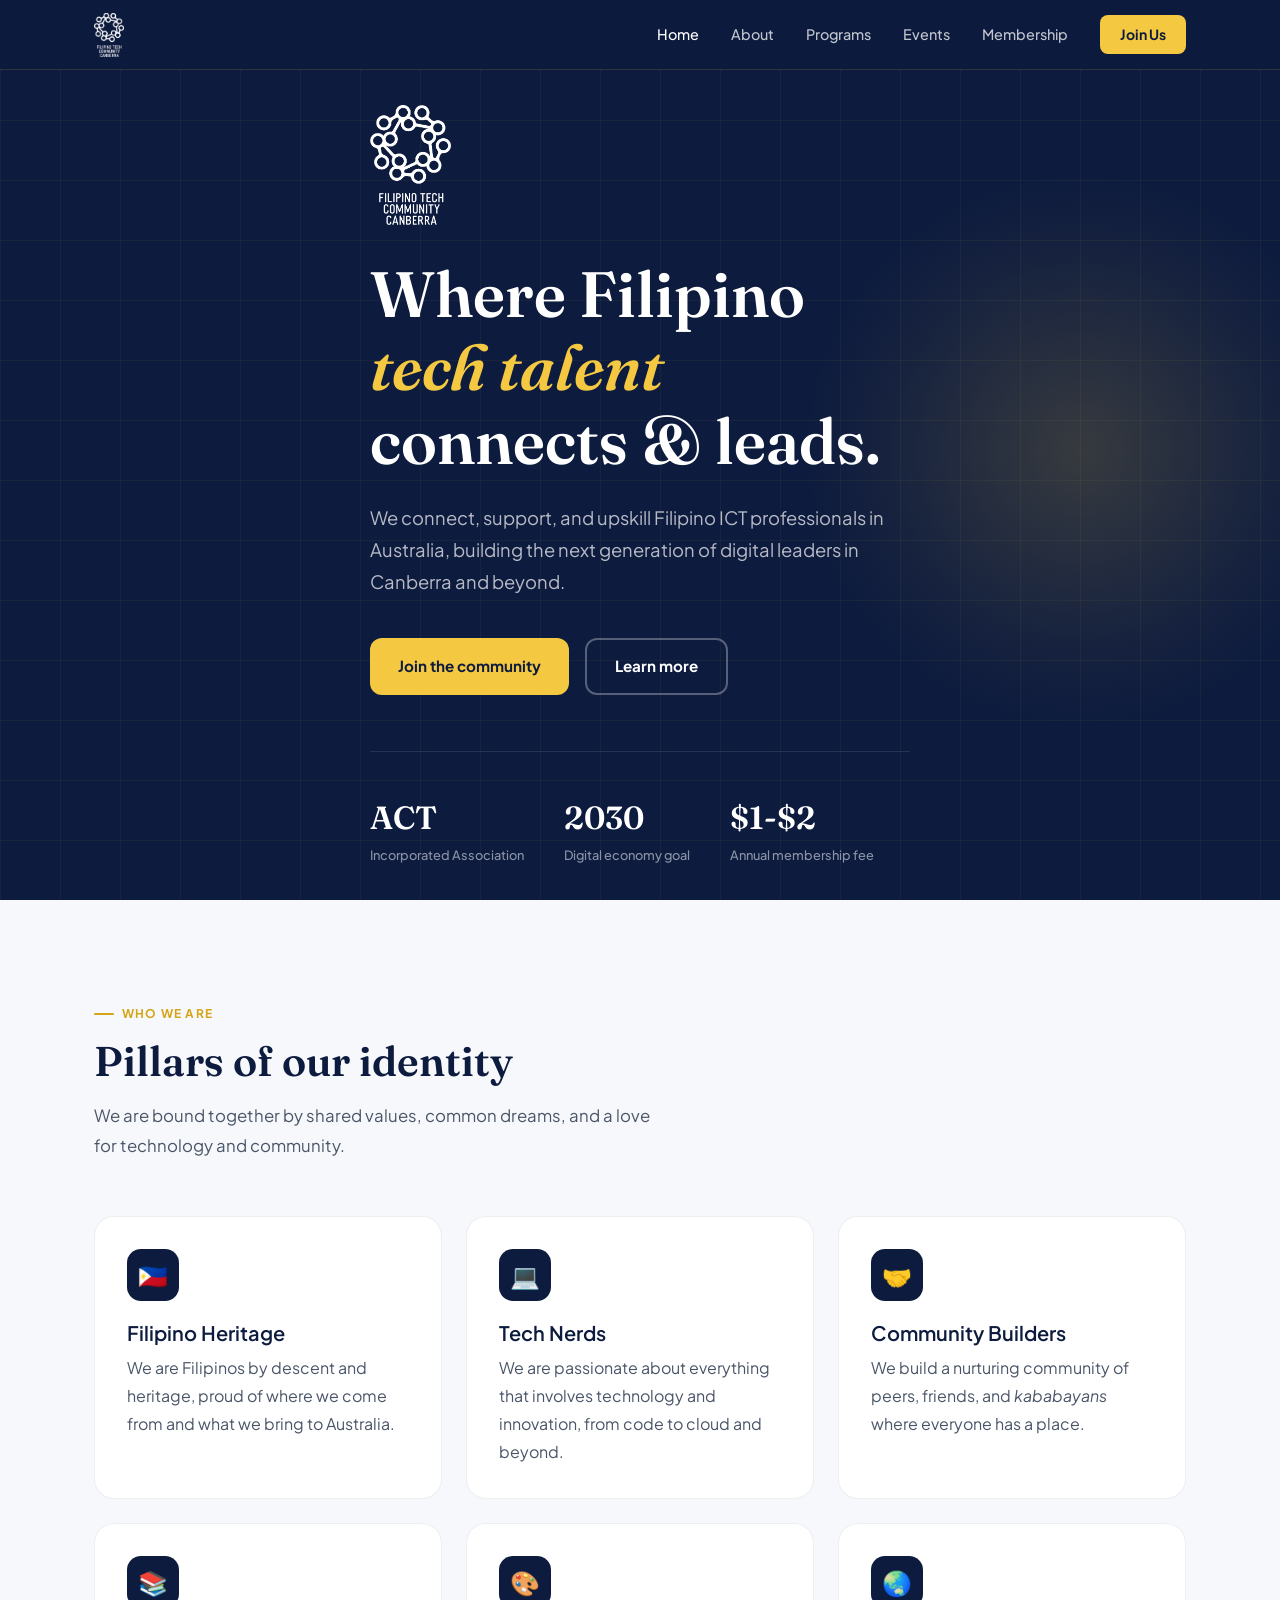
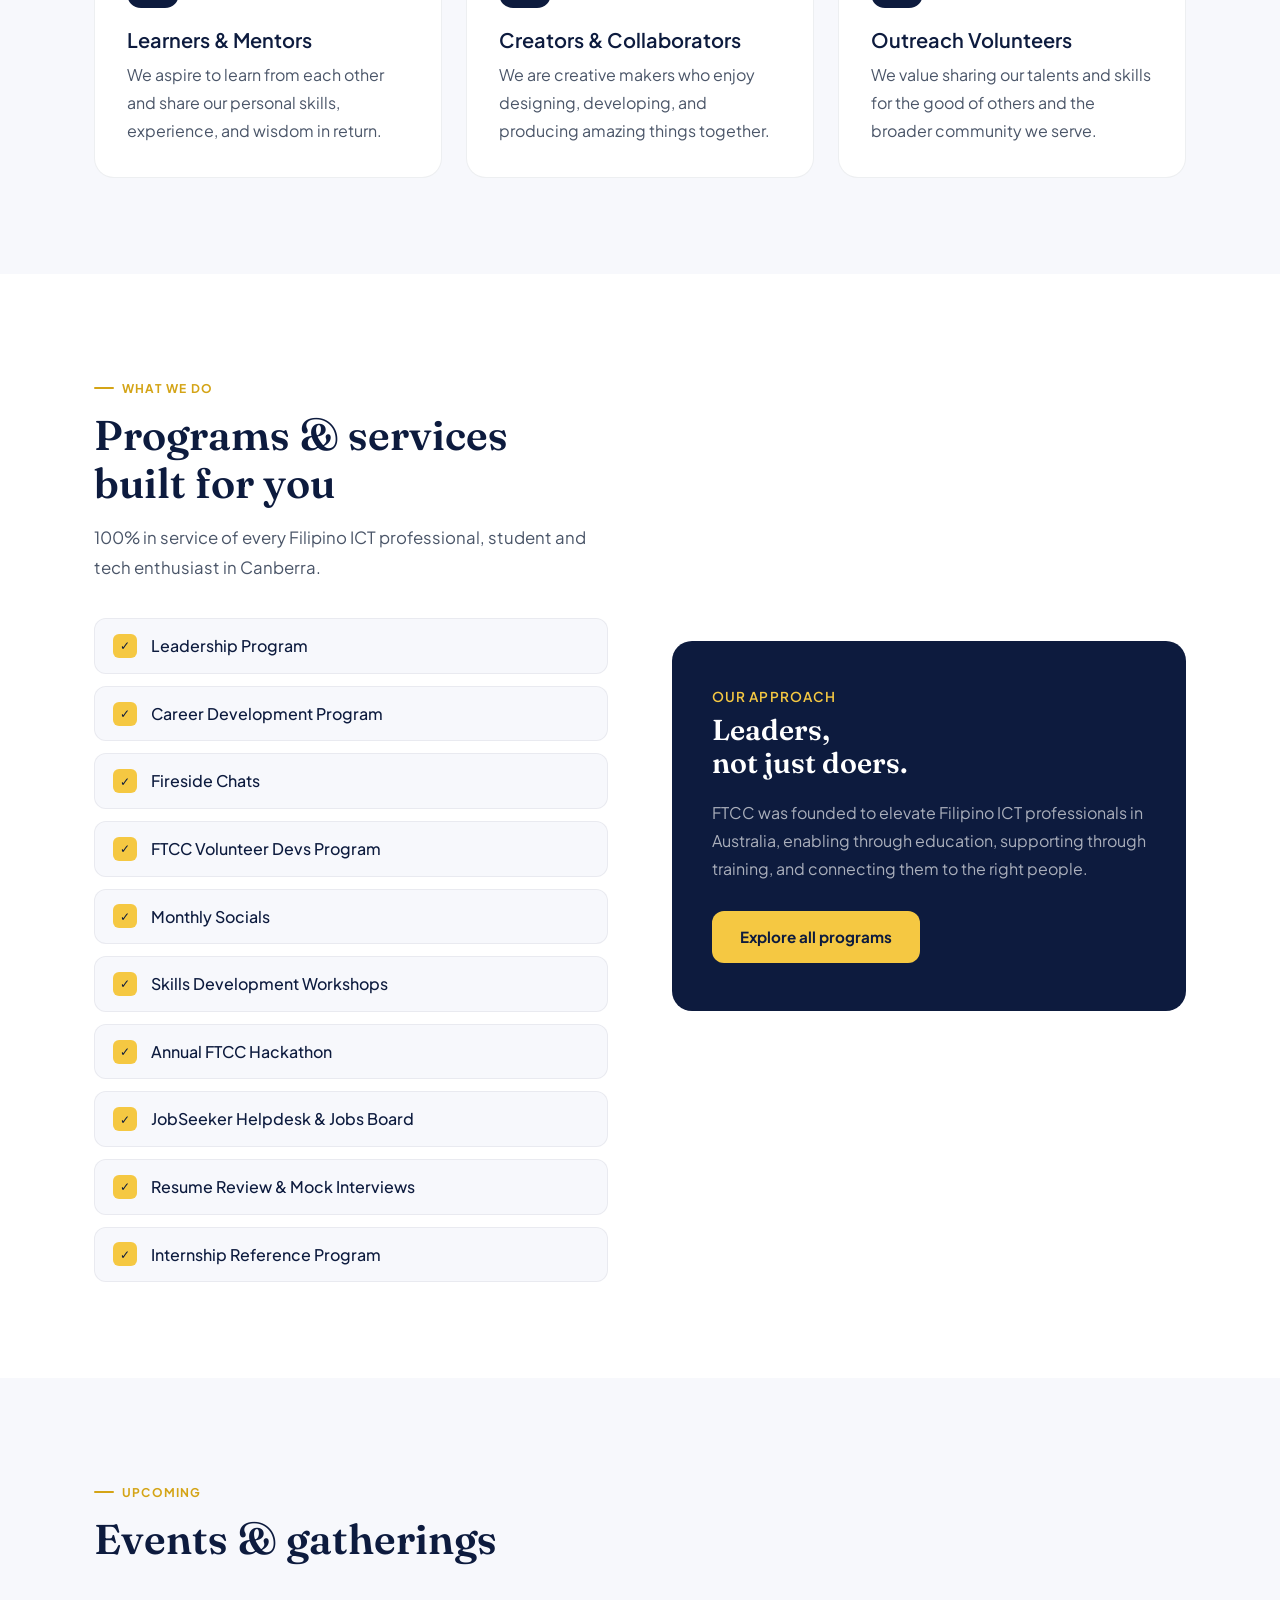
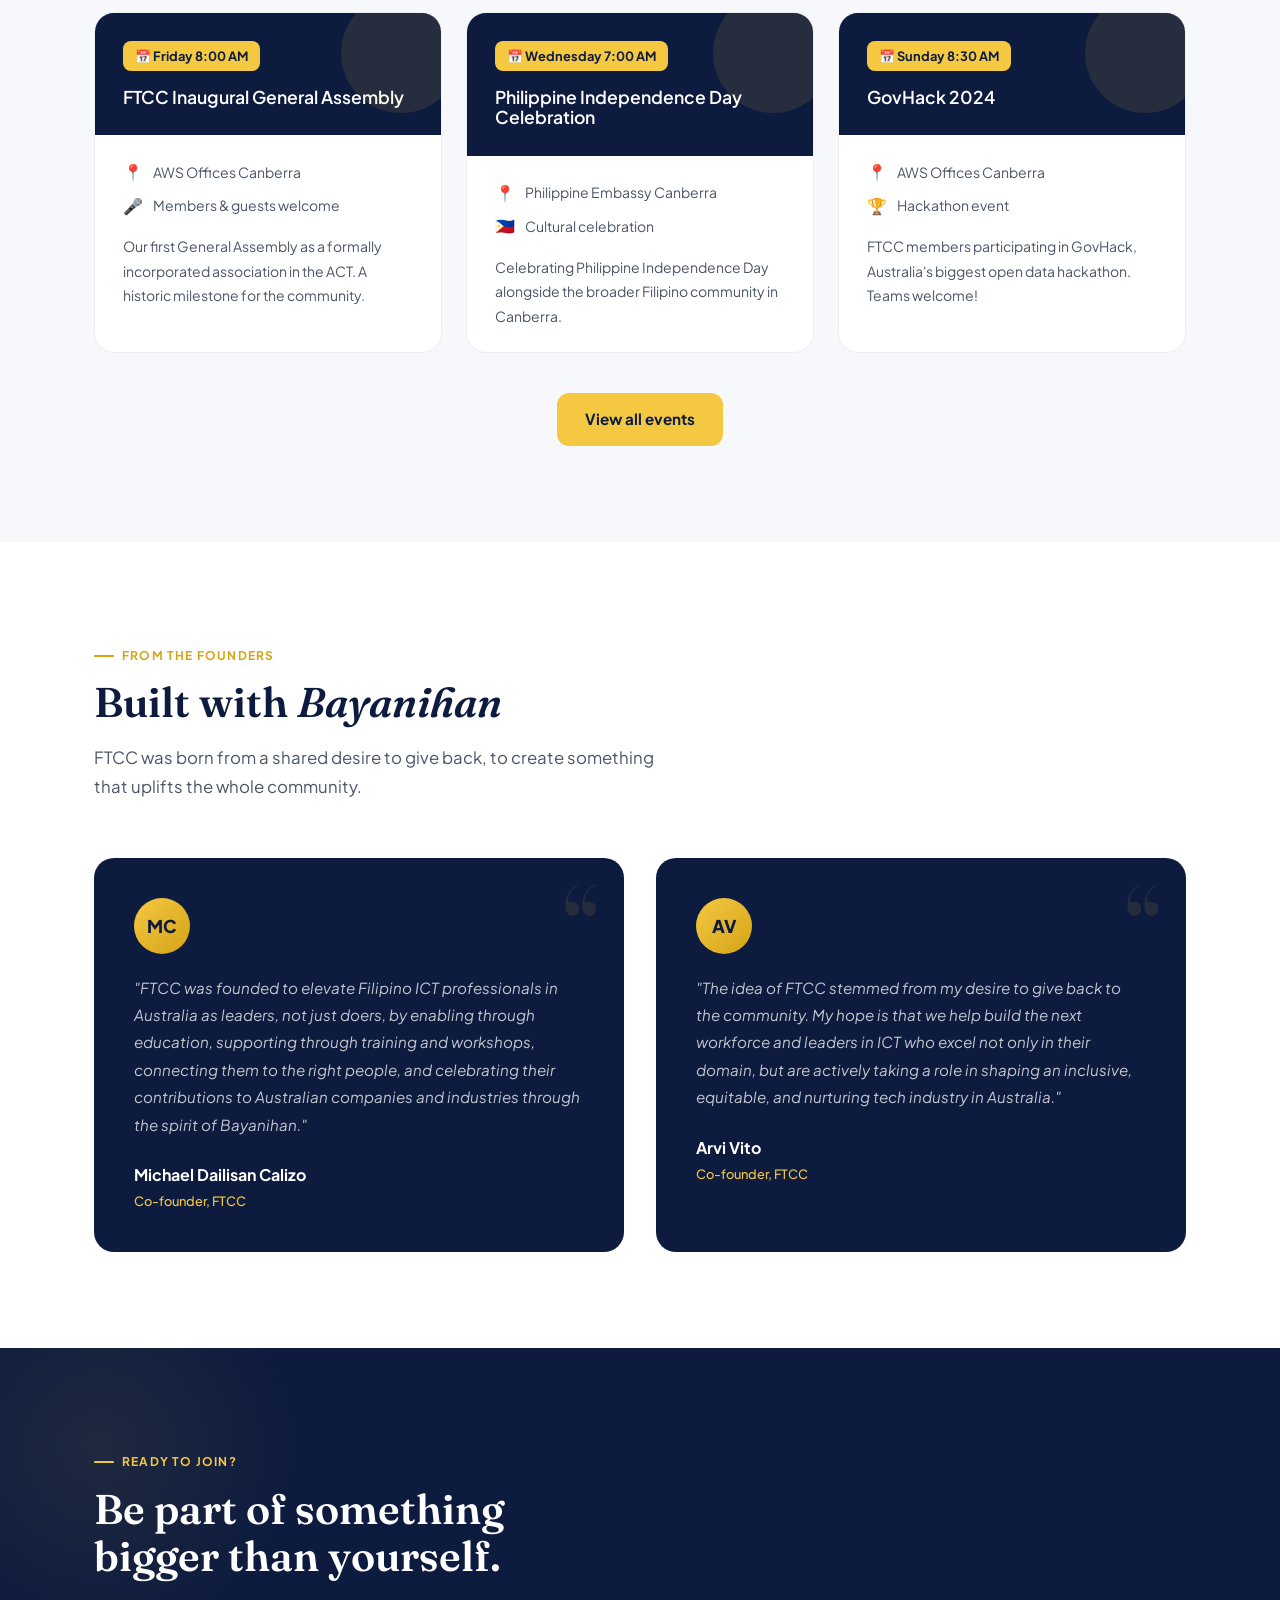
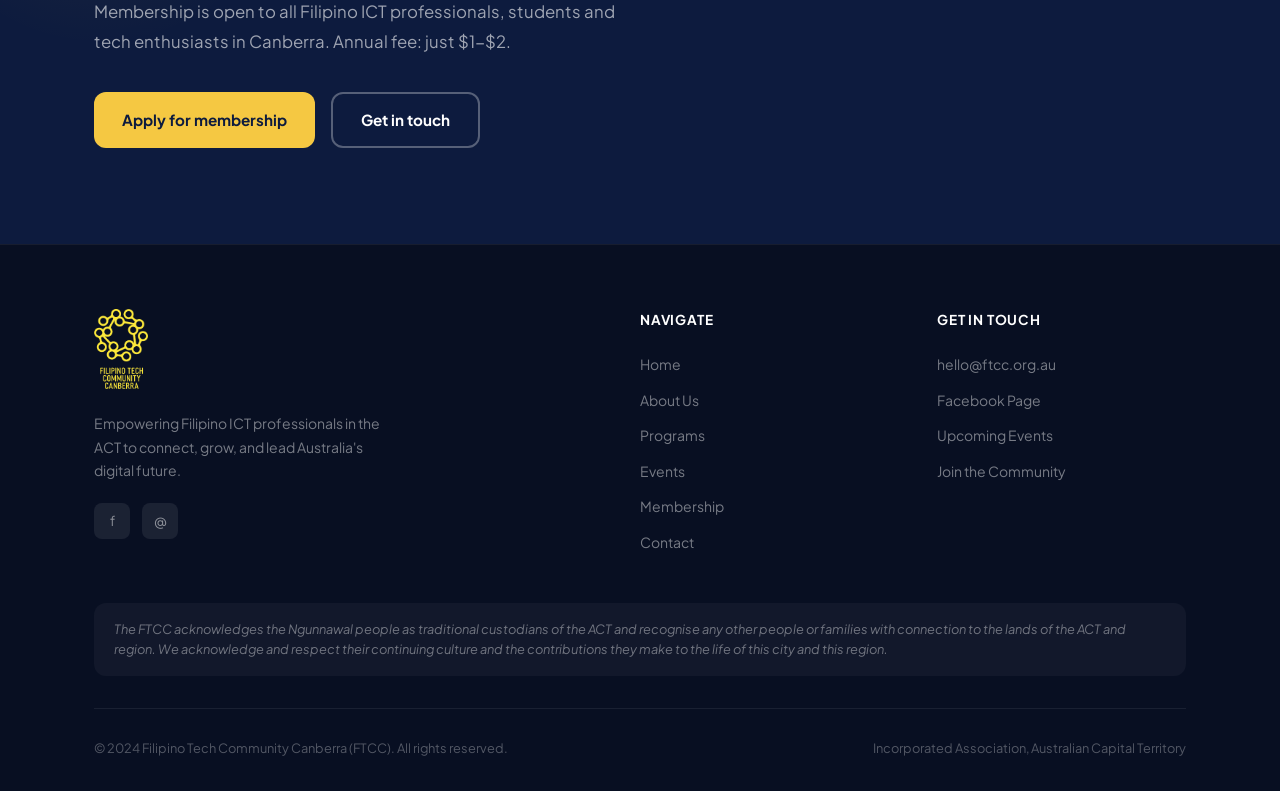
<file: index.html>
<!DOCTYPE html>
<html lang="en">
<head>
  <meta charset="UTF-8" />
  <meta name="viewport" content="width=device-width, initial-scale=1.0" />
  <title>FTCC - Filipino Tech Community Canberra</title>
  <meta name="description" content="Filipino Tech Community Canberra, connecting, supporting and upskilling Filipino ICT professionals in the ACT." />
  <link rel="stylesheet" href="css/style.css" />
  <link rel="icon" href="data:image/svg+xml,<svg xmlns='http://www.w3.org/2000/svg' viewBox='0 0 32 32'><rect width='32' height='32' rx='7' fill='%230D1B3E'/><text y='22' x='4' font-size='14' font-weight='800' fill='%23F5C842' font-family='sans-serif'>FC</text></svg>" />
</head>
<body>

<div id="nav-placeholder"></div>

<!-- ── HERO ── -->
<section class="hero">
  <div class="hero-bg">
    <div class="hero-grid"></div>
    <div class="hero-sun"></div>
  </div>
  <div class="container">
    <div class="hero-content">
      <img src="ftcc_full_logo.png" alt="FTCC" class="hero-logo" />
      <h1>Where Filipino<br><em>tech talent</em><br>connects &amp; leads.</h1>
      <p>We connect, support, and upskill Filipino ICT professionals in Australia, building the next generation of digital leaders in Canberra and beyond.</p>
      <div class="hero-actions">
        <a href="membership.html" class="btn btn-primary">Join the community</a>
        <a href="about.html" class="btn btn-outline">Learn more</a>
      </div>
      <div class="hero-stats">
        <div class="hero-stat">
          <div class="num">ACT</div>
          <div class="lbl">Incorporated Association</div>
        </div>
        <div class="hero-stat">
          <div class="num">2030</div>
          <div class="lbl">Digital economy goal</div>
        </div>
        <div class="hero-stat">
          <div class="num">$1-$2</div>
          <div class="lbl">Annual membership fee</div>
        </div>
      </div>
    </div>
  </div>
</section>

<!-- ── PILLARS ── -->
<section class="section pillars">
  <div class="container">
    <div class="section-label">Who we are</div>
    <h2 class="section-title">Pillars of our identity</h2>
    <p class="section-sub">We are bound together by shared values, common dreams, and a love for technology and community.</p>
    <div class="pillars-grid">
      <div class="pillar-card">
        <div class="pillar-icon">🇵🇭</div>
        <h3>Filipino Heritage</h3>
        <p>We are Filipinos by descent and heritage, proud of where we come from and what we bring to Australia.</p>
      </div>
      <div class="pillar-card">
        <div class="pillar-icon">💻</div>
        <h3>Tech Nerds</h3>
        <p>We are passionate about everything that involves technology and innovation, from code to cloud and beyond.</p>
      </div>
      <div class="pillar-card">
        <div class="pillar-icon">🤝</div>
        <h3>Community Builders</h3>
        <p>We build a nurturing community of peers, friends, and <em>kababayans</em> where everyone has a place.</p>
      </div>
      <div class="pillar-card">
        <div class="pillar-icon">📚</div>
        <h3>Learners &amp; Mentors</h3>
        <p>We aspire to learn from each other and share our personal skills, experience, and wisdom in return.</p>
      </div>
      <div class="pillar-card">
        <div class="pillar-icon">🎨</div>
        <h3>Creators &amp; Collaborators</h3>
        <p>We are creative makers who enjoy designing, developing, and producing amazing things together.</p>
      </div>
      <div class="pillar-card">
        <div class="pillar-icon">🌏</div>
        <h3>Outreach Volunteers</h3>
        <p>We value sharing our talents and skills for the good of others and the broader community we serve.</p>
      </div>
    </div>
  </div>
</section>

<!-- ── PROGRAMS ── -->
<section class="section">
  <div class="container">
    <div class="programs-layout">
      <div>
        <div class="section-label">What we do</div>
        <h2 class="section-title">Programs &amp; services built for you</h2>
        <p class="section-sub">100% in service of every Filipino ICT professional, student and tech enthusiast in Canberra.</p>
        <div class="programs-list">
          <div class="program-item">Leadership Program</div>
          <div class="program-item">Career Development Program</div>
          <div class="program-item">Fireside Chats</div>
          <div class="program-item">FTCC Volunteer Devs Program</div>
          <div class="program-item">Monthly Socials</div>
          <div class="program-item">Skills Development Workshops</div>
          <div class="program-item">Annual FTCC Hackathon</div>
          <div class="program-item">JobSeeker Helpdesk &amp; Jobs Board</div>
          <div class="program-item">Resume Review &amp; Mock Interviews</div>
          <div class="program-item">Internship Reference Program</div>
        </div>
      </div>
      <div class="programs-visual">
        <h3>Our approach</h3>
        <h2 style="font-size:1.8rem;">Leaders,<br>not just doers.</h2>
        <p>FTCC was founded to elevate Filipino ICT professionals in Australia, enabling through education, supporting through training, and connecting them to the right people.</p>
        <a href="programs.html" class="btn btn-primary">Explore all programs</a>
      </div>
    </div>
  </div>
</section>

<!-- ── EVENTS ── -->
<section class="section events">
  <div class="container">
    <div class="section-label">Upcoming</div>
    <h2 class="section-title">Events &amp; gatherings</h2>
    <div class="events-grid">
      <div class="event-card">
        <div class="event-header">
          <div class="event-date-badge">📅 Friday 8:00 AM</div>
          <h3>FTCC Inaugural General Assembly</h3>
        </div>
        <div class="event-body">
          <div class="event-meta">
            <div class="event-meta-item"><span class="icon">📍</span> AWS Offices Canberra</div>
            <div class="event-meta-item"><span class="icon">🎤</span> Members &amp; guests welcome</div>
          </div>
          <p style="margin-top:16px;font-size:.875rem;">Our first General Assembly as a formally incorporated association in the ACT. A historic milestone for the community.</p>
        </div>
      </div>
      <div class="event-card">
        <div class="event-header">
          <div class="event-date-badge">📅 Wednesday 7:00 AM</div>
          <h3>Philippine Independence Day Celebration</h3>
        </div>
        <div class="event-body">
          <div class="event-meta">
            <div class="event-meta-item"><span class="icon">📍</span> Philippine Embassy Canberra</div>
            <div class="event-meta-item"><span class="icon">🇵🇭</span> Cultural celebration</div>
          </div>
          <p style="margin-top:16px;font-size:.875rem;">Celebrating Philippine Independence Day alongside the broader Filipino community in Canberra.</p>
        </div>
      </div>
      <div class="event-card">
        <div class="event-header">
          <div class="event-date-badge">📅 Sunday 8:30 AM</div>
          <h3>GovHack 2024</h3>
        </div>
        <div class="event-body">
          <div class="event-meta">
            <div class="event-meta-item"><span class="icon">📍</span> AWS Offices Canberra</div>
            <div class="event-meta-item"><span class="icon">🏆</span> Hackathon event</div>
          </div>
          <p style="margin-top:16px;font-size:.875rem;">FTCC members participating in GovHack, Australia's biggest open data hackathon. Teams welcome!</p>
        </div>
      </div>
    </div>
    <div style="text-align:center;margin-top:40px;">
      <a href="events.html" class="btn btn-primary">View all events</a>
    </div>
  </div>
</section>

<!-- ── FOUNDERS ── -->
<section class="section">
  <div class="container">
    <div class="section-label">From the founders</div>
    <h2 class="section-title">Built with <em>Bayanihan</em></h2>
    <p class="section-sub">FTCC was born from a shared desire to give back, to create something that uplifts the whole community.</p>
    <div class="founders-grid">
      <div class="founder-card">
        <div class="founder-avatar">MC</div>
        <blockquote>"FTCC was founded to elevate Filipino ICT professionals in Australia as leaders, not just doers, by enabling through education, supporting through training and workshops, connecting them to the right people, and celebrating their contributions to Australian companies and industries through the spirit of Bayanihan."</blockquote>
        <div class="founder-name">Michael Dailisan Calizo</div>
        <div class="founder-role">Co-founder, FTCC</div>
      </div>
      <div class="founder-card">
        <div class="founder-avatar">AV</div>
        <blockquote>"The idea of FTCC stemmed from my desire to give back to the community. My hope is that we help build the next workforce and leaders in ICT who excel not only in their domain, but are actively taking a role in shaping an inclusive, equitable, and nurturing tech industry in Australia."</blockquote>
        <div class="founder-name">Arvi Vito</div>
        <div class="founder-role">Co-founder, FTCC</div>
      </div>
    </div>
  </div>
</section>

<!-- ── CTA ── -->
<section class="section membership">
  <div class="container" style="position:relative;z-index:2;">
    <div class="section-label">Ready to join?</div>
    <h2 class="section-title">Be part of something<br>bigger than yourself.</h2>
    <p class="section-sub">Membership is open to all Filipino ICT professionals, students and tech enthusiasts in Canberra. Annual fee: just $1-$2.</p>
    <div style="display:flex;gap:16px;flex-wrap:wrap;margin-top:36px;">
      <a href="membership.html" class="btn btn-primary">Apply for membership</a>
      <a href="contact.html" class="btn btn-outline">Get in touch</a>
    </div>
  </div>
</section>

<div id="footer-placeholder"></div>

<script src="js/components.js"></script>
<script src="js/main.js"></script>
</body>
</html>
</file>
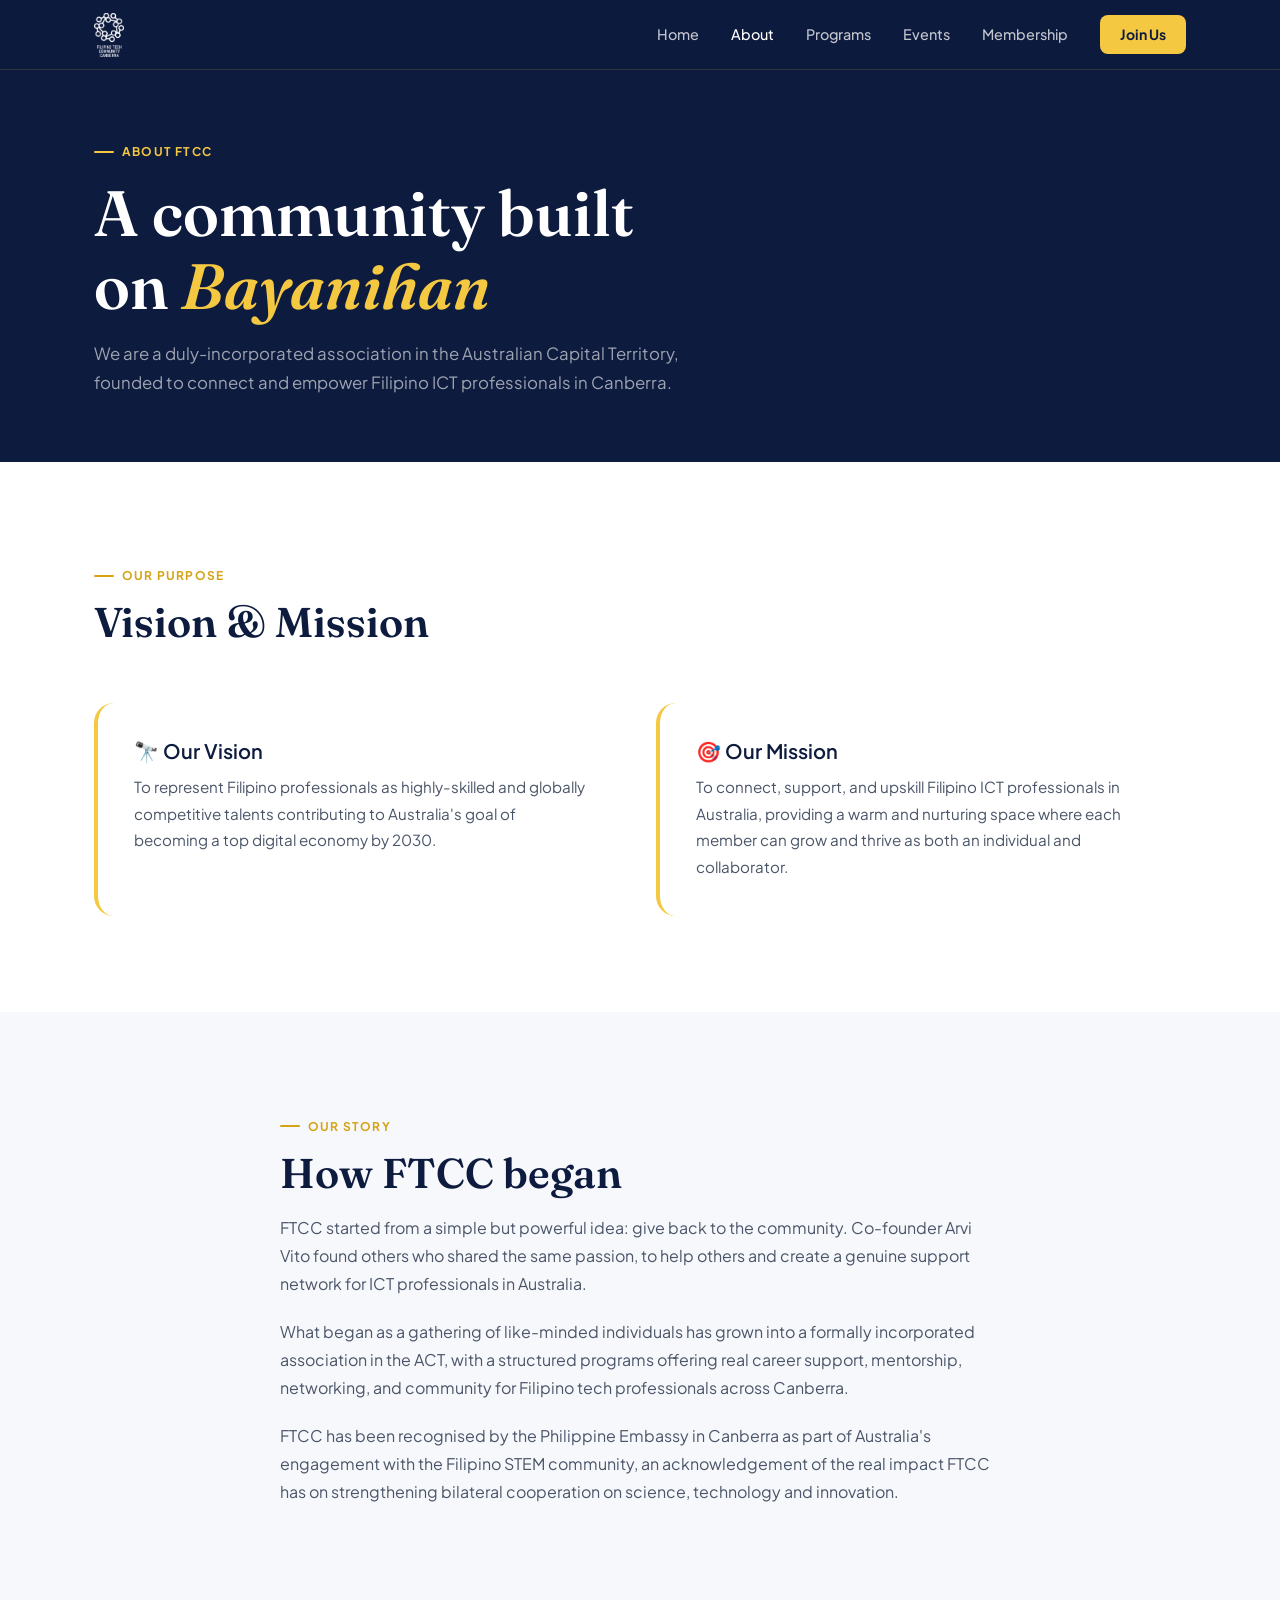
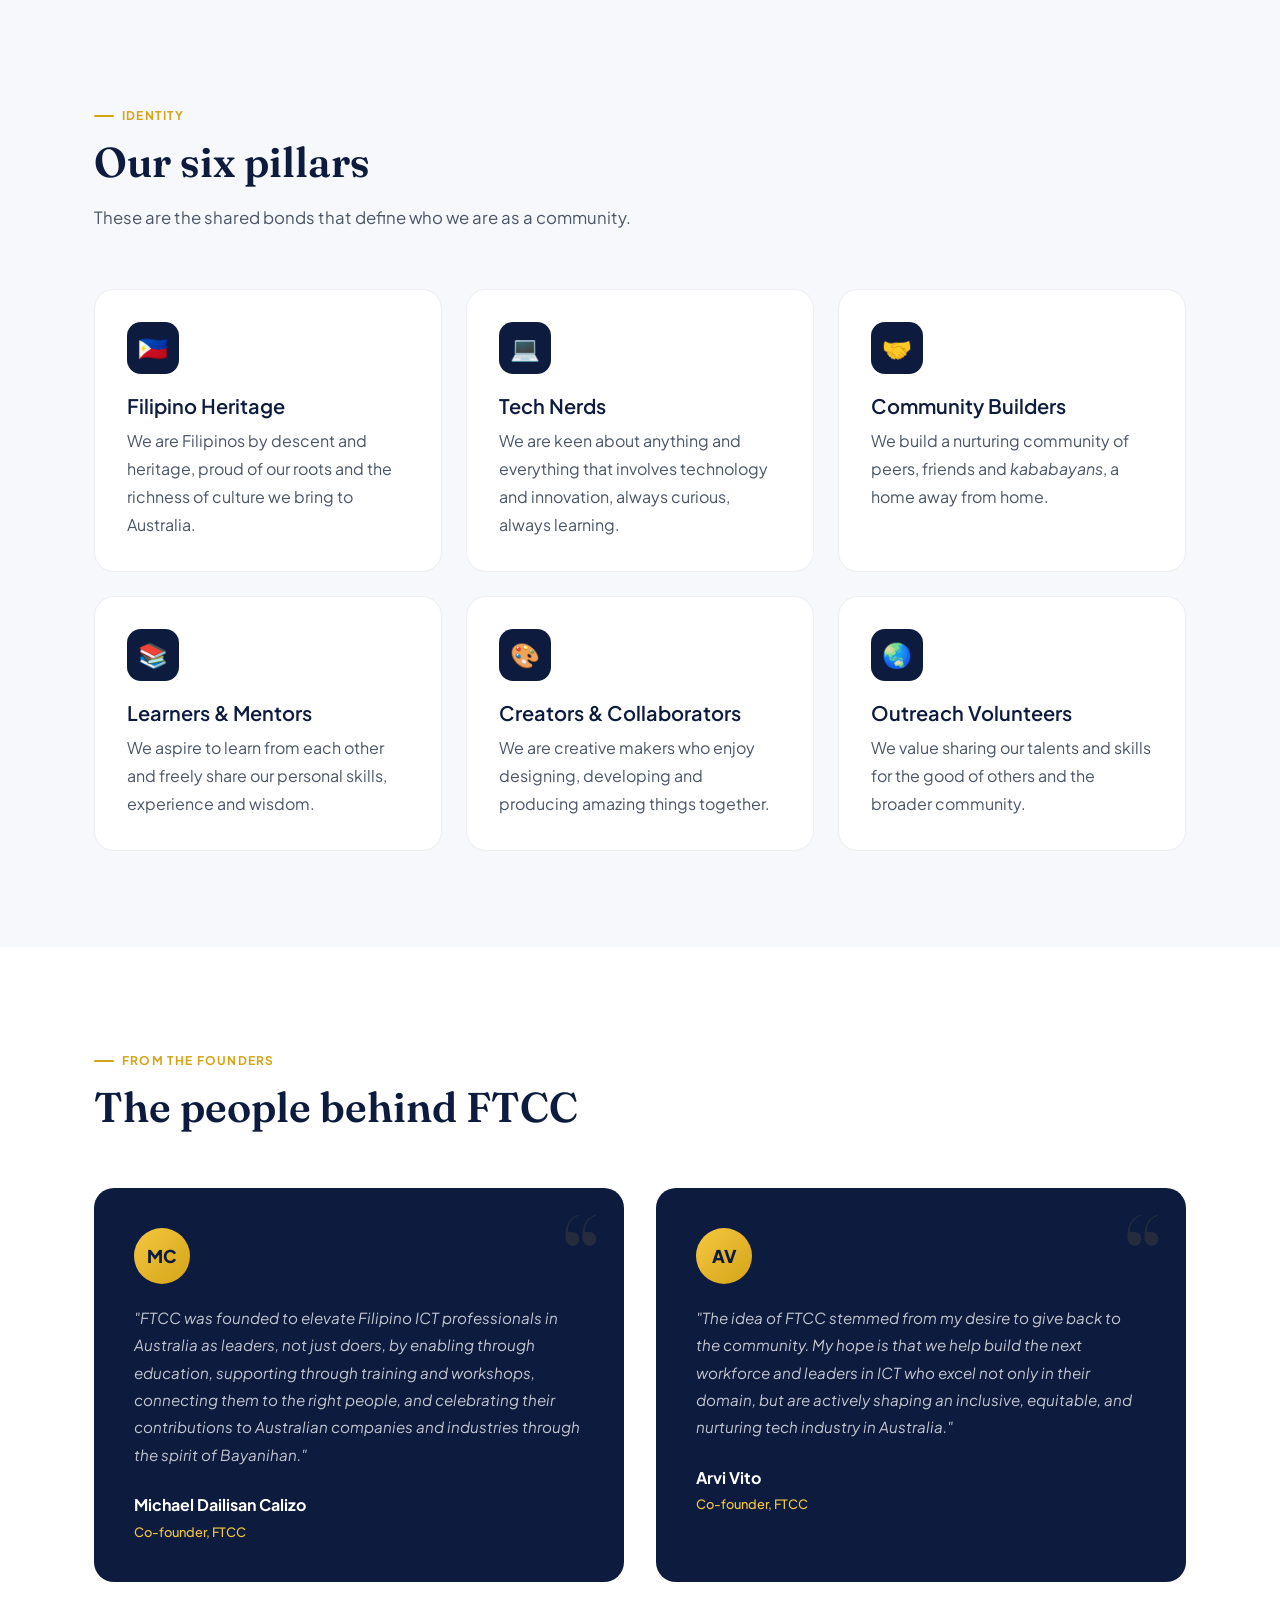
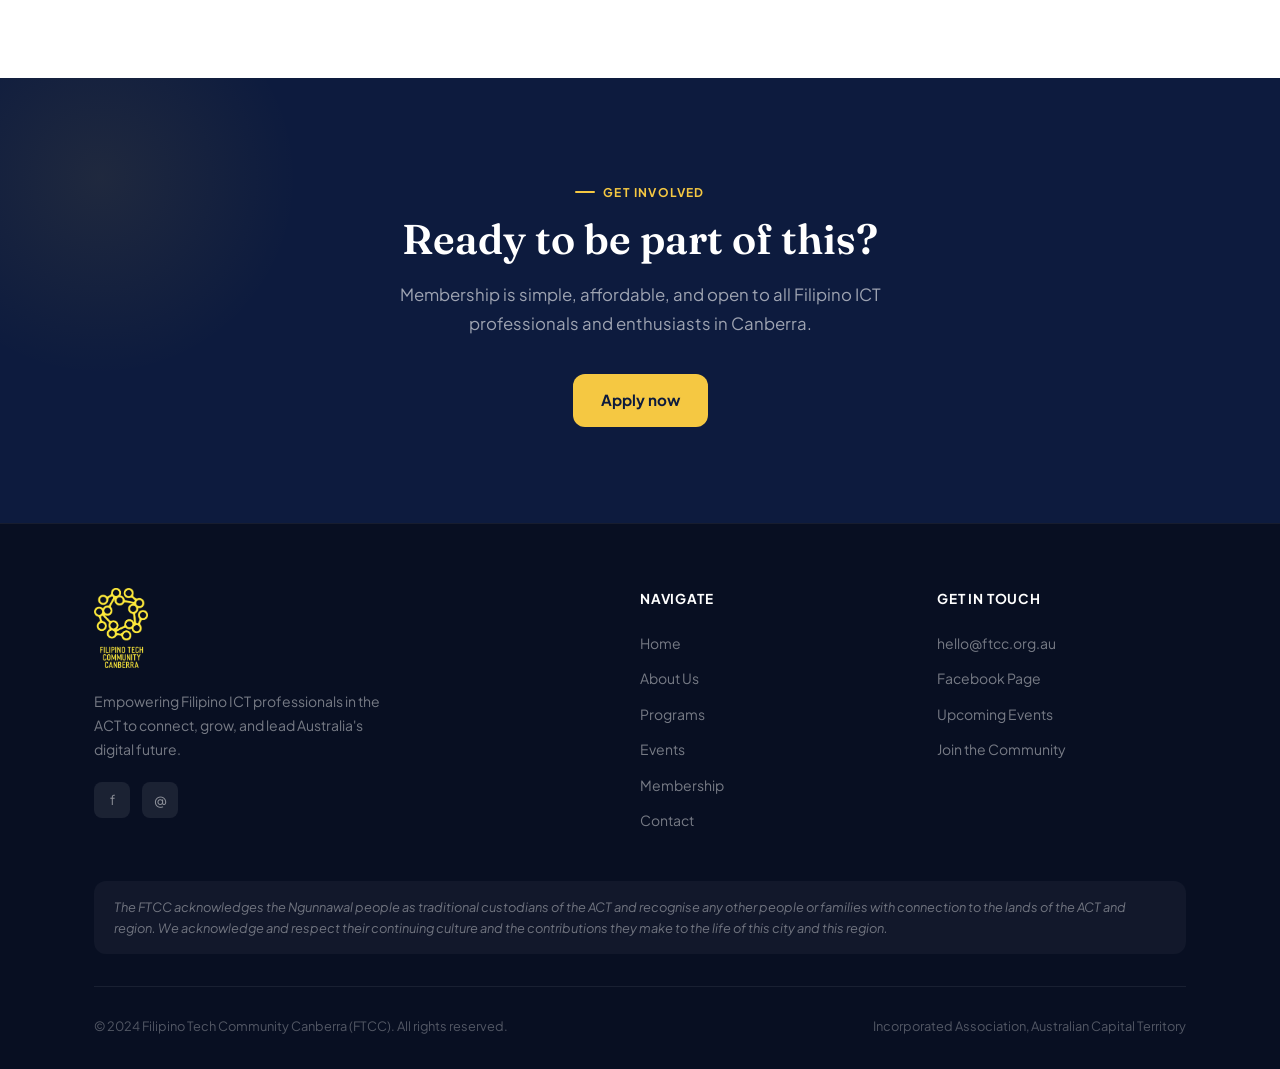
<file: about.html>
<!DOCTYPE html>
<html lang="en">
<head>
  <meta charset="UTF-8" />
  <meta name="viewport" content="width=device-width, initial-scale=1.0" />
  <title>About - FTCC Filipino Tech Community Canberra</title>
  <link rel="stylesheet" href="css/style.css" />
  <link rel="icon" href="data:image/svg+xml,<svg xmlns='http://www.w3.org/2000/svg' viewBox='0 0 32 32'><rect width='32' height='32' rx='7' fill='%230D1B3E'/><text y='22' x='4' font-size='14' font-weight='800' fill='%23F5C842' font-family='sans-serif'>FC</text></svg>" />
</head>
<body>

<div id="nav-placeholder"></div>

<!-- PAGE HERO -->
<section class="page-hero">
  <div class="container">
    <div class="section-label">About FTCC</div>
    <h1>A community built<br>on <em style="color:var(--gold)">Bayanihan</em></h1>
    <p>We are a duly-incorporated association in the Australian Capital Territory, founded to connect and empower Filipino ICT professionals in Canberra.</p>
  </div>
</section>

<!-- VISION & MISSION -->
<section class="section">
  <div class="container">
    <div class="section-label">Our purpose</div>
    <h2 class="section-title">Vision &amp; Mission</h2>
    <div class="vision-mission">
      <div class="vm-card">
        <h3>🔭 Our Vision</h3>
        <p>To represent Filipino professionals as highly-skilled and globally competitive talents contributing to Australia's goal of becoming a top digital economy by 2030.</p>
      </div>
      <div class="vm-card">
        <h3>🎯 Our Mission</h3>
        <p>To connect, support, and upskill Filipino ICT professionals in Australia, providing a warm and nurturing space where each member can grow and thrive as both an individual and collaborator.</p>
      </div>
    </div>
  </div>
</section>

<!-- STORY -->
<section class="section" style="background:var(--off-white)">
  <div class="container">
    <div style="max-width:720px;margin:0 auto;">
      <div class="section-label">Our story</div>
      <h2 class="section-title">How FTCC began</h2>
      <p style="margin-bottom:20px;">FTCC started from a simple but powerful idea: give back to the community. Co-founder Arvi Vito found others who shared the same passion, to help others and create a genuine support network for ICT professionals in Australia.</p>
      <p style="margin-bottom:20px;">What began as a gathering of like-minded individuals has grown into a formally incorporated association in the ACT, with a structured programs offering real career support, mentorship, networking, and community for Filipino tech professionals across Canberra.</p>
      <p>FTCC has been recognised by the Philippine Embassy in Canberra as part of Australia's engagement with the Filipino STEM community, an acknowledgement of the real impact FTCC has on strengthening bilateral cooperation on science, technology and innovation.</p>
    </div>
  </div>
</section>

<!-- PILLARS -->
<section class="section pillars">
  <div class="container">
    <div class="section-label">Identity</div>
    <h2 class="section-title">Our six pillars</h2>
    <p class="section-sub">These are the shared bonds that define who we are as a community.</p>
    <div class="pillars-grid">
      <div class="pillar-card">
        <div class="pillar-icon">🇵🇭</div>
        <h3>Filipino Heritage</h3>
        <p>We are Filipinos by descent and heritage, proud of our roots and the richness of culture we bring to Australia.</p>
      </div>
      <div class="pillar-card">
        <div class="pillar-icon">💻</div>
        <h3>Tech Nerds</h3>
        <p>We are keen about anything and everything that involves technology and innovation, always curious, always learning.</p>
      </div>
      <div class="pillar-card">
        <div class="pillar-icon">🤝</div>
        <h3>Community Builders</h3>
        <p>We build a nurturing community of peers, friends and <em>kababayans</em>, a home away from home.</p>
      </div>
      <div class="pillar-card">
        <div class="pillar-icon">📚</div>
        <h3>Learners &amp; Mentors</h3>
        <p>We aspire to learn from each other and freely share our personal skills, experience and wisdom.</p>
      </div>
      <div class="pillar-card">
        <div class="pillar-icon">🎨</div>
        <h3>Creators &amp; Collaborators</h3>
        <p>We are creative makers who enjoy designing, developing and producing amazing things together.</p>
      </div>
      <div class="pillar-card">
        <div class="pillar-icon">🌏</div>
        <h3>Outreach Volunteers</h3>
        <p>We value sharing our talents and skills for the good of others and the broader community.</p>
      </div>
    </div>
  </div>
</section>

<!-- FOUNDERS -->
<section class="section">
  <div class="container">
    <div class="section-label">From the founders</div>
    <h2 class="section-title">The people behind FTCC</h2>
    <div class="founders-grid">
      <div class="founder-card">
        <div class="founder-avatar">MC</div>
        <blockquote>"FTCC was founded to elevate Filipino ICT professionals in Australia as leaders, not just doers, by enabling through education, supporting through training and workshops, connecting them to the right people, and celebrating their contributions to Australian companies and industries through the spirit of Bayanihan."</blockquote>
        <div class="founder-name">Michael Dailisan Calizo</div>
        <div class="founder-role">Co-founder, FTCC</div>
      </div>
      <div class="founder-card">
        <div class="founder-avatar">AV</div>
        <blockquote>"The idea of FTCC stemmed from my desire to give back to the community. My hope is that we help build the next workforce and leaders in ICT who excel not only in their domain, but are actively shaping an inclusive, equitable, and nurturing tech industry in Australia."</blockquote>
        <div class="founder-name">Arvi Vito</div>
        <div class="founder-role">Co-founder, FTCC</div>
      </div>
    </div>
  </div>
</section>

<!-- CTA -->
<section class="section membership">
  <div class="container" style="position:relative;z-index:2;text-align:center;">
    <div class="section-label">Get involved</div>
    <h2 class="section-title">Ready to be part of this?</h2>
    <p class="section-sub" style="margin:0 auto 36px;">Membership is simple, affordable, and open to all Filipino ICT professionals and enthusiasts in Canberra.</p>
    <a href="membership.html" class="btn btn-primary">Apply now</a>
  </div>
</section>

<div id="footer-placeholder"></div>
<script src="js/components.js"></script>
<script src="js/main.js"></script>
</body>
</html>
</file>
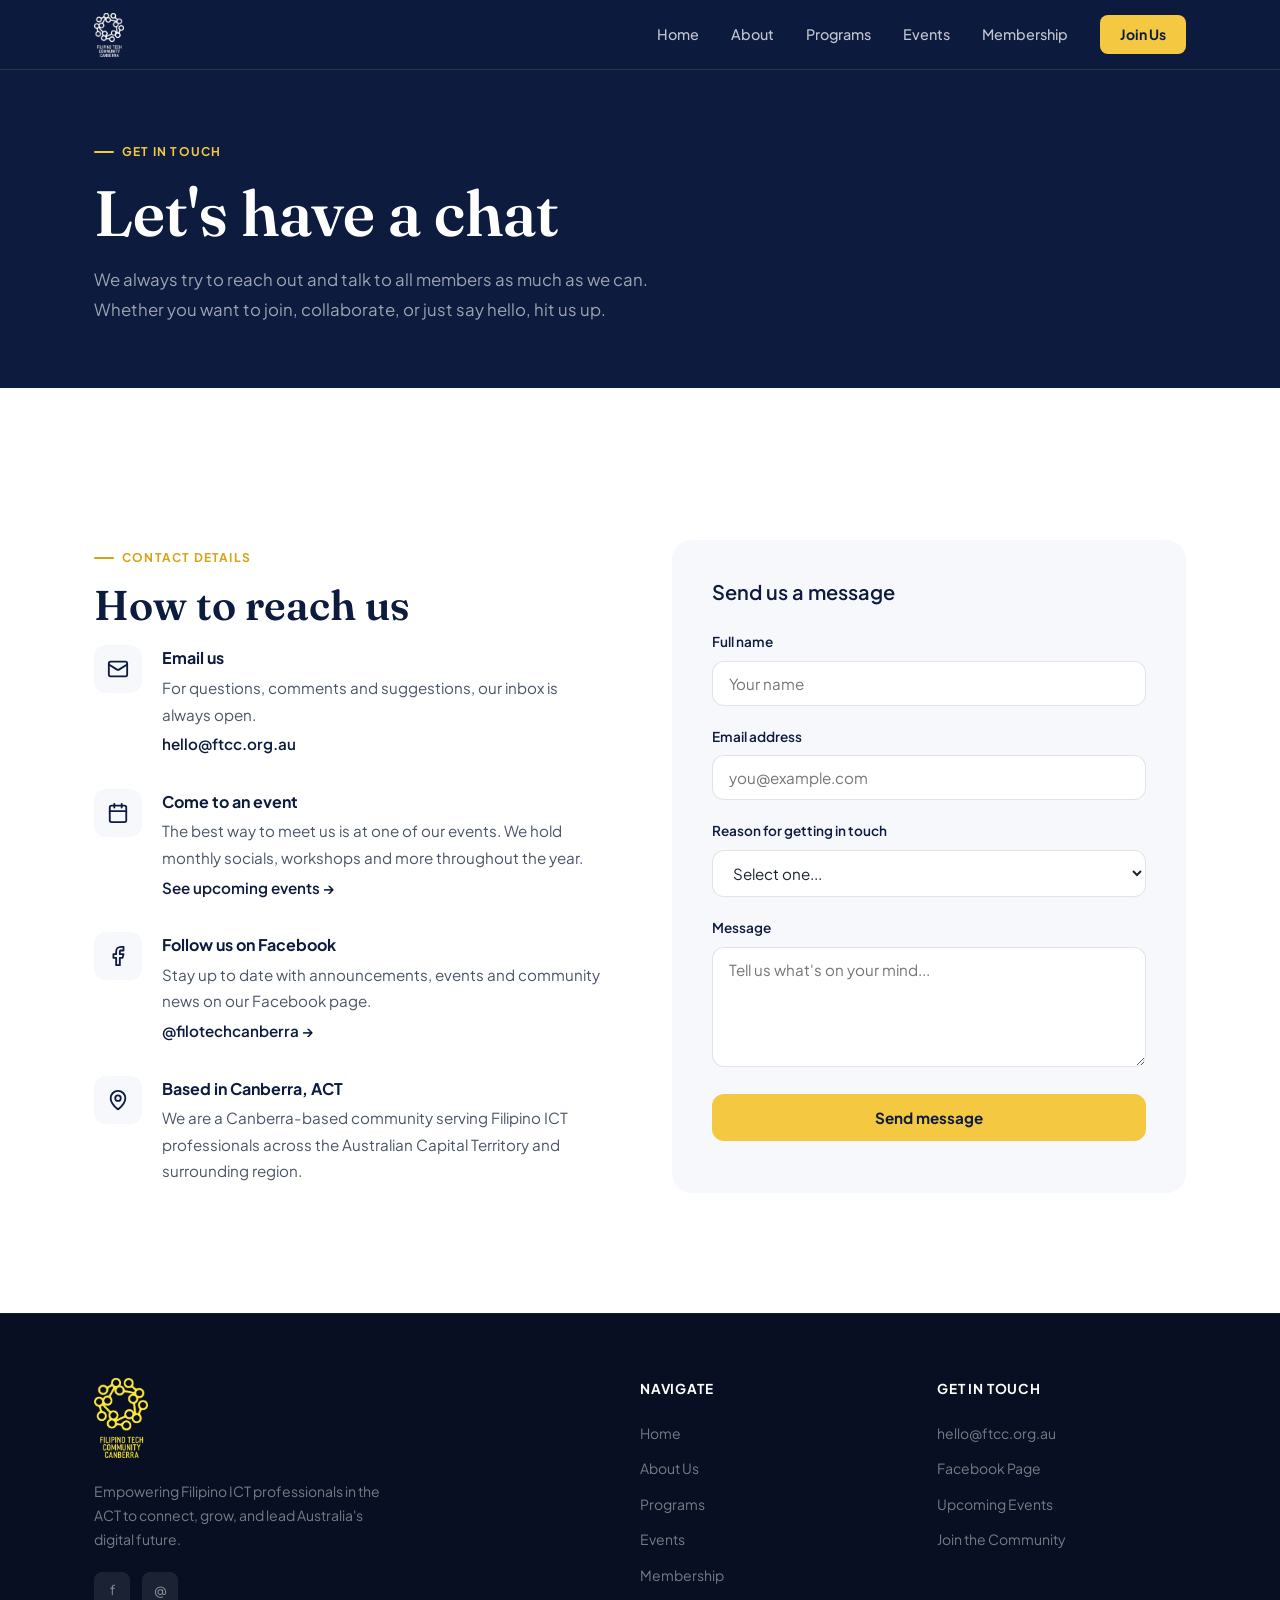
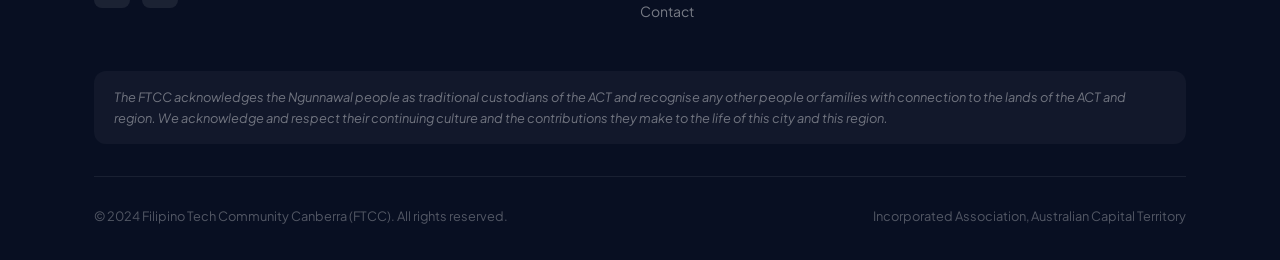
<file: contact.html>
<!DOCTYPE html>
<html lang="en">
<head>
  <meta charset="UTF-8" />
  <meta name="viewport" content="width=device-width, initial-scale=1.0" />
  <title>Contact - FTCC Filipino Tech Community Canberra</title>
  <link rel="stylesheet" href="css/style.css" />
  <link rel="icon" href="data:image/svg+xml,<svg xmlns='http://www.w3.org/2000/svg' viewBox='0 0 32 32'><rect width='32' height='32' rx='7' fill='%230D1B3E'/><text y='22' x='4' font-size='14' font-weight='800' fill='%23F5C842' font-family='sans-serif'>FC</text></svg>" />
</head>
<body>

<div id="nav-placeholder"></div>

<section class="page-hero">
  <div class="container">
    <div class="section-label">Get in touch</div>
    <h1>Let's have a chat</h1>
    <p>We always try to reach out and talk to all members as much as we can. Whether you want to join, collaborate, or just say hello, hit us up.</p>
  </div>
</section>

<section class="section">
  <div class="container">
    <div class="contact-layout">
      <div>
        <div class="section-label">Contact details</div>
        <h2 class="section-title">How to reach us</h2>

        <div class="contact-item">
          <div class="contact-icon"><svg width="22" height="22" viewBox="0 0 24 24" fill="none" stroke="currentColor" stroke-width="2" stroke-linecap="round" stroke-linejoin="round" style="color:var(--navy)" aria-hidden="true"><rect width="20" height="16" x="2" y="4" rx="2"/><path d="m22 7-8.97 5.7a1.94 1.94 0 0 1-2.06 0L2 7"/></svg></div>
          <div>
            <h4>Email us</h4>
            <p>For questions, comments and suggestions, our inbox is always open.</p>
            <a href="mailto:hello@ftcc.org.au" style="font-weight:600;color:var(--navy);display:inline-block;margin-top:4px;">hello@ftcc.org.au</a>
          </div>
        </div>

        <div class="contact-item">
          <div class="contact-icon"><svg width="22" height="22" viewBox="0 0 24 24" fill="none" stroke="currentColor" stroke-width="2" stroke-linecap="round" stroke-linejoin="round" style="color:var(--navy)" aria-hidden="true"><path d="M8 2v4"/><path d="M16 2v4"/><rect width="18" height="18" x="3" y="4" rx="2"/><path d="M3 10h18"/></svg></div>
          <div>
            <h4>Come to an event</h4>
            <p>The best way to meet us is at one of our events. We hold monthly socials, workshops and more throughout the year.</p>
            <a href="events.html" style="font-weight:600;color:var(--navy);display:inline-block;margin-top:4px;">See upcoming events →</a>
          </div>
        </div>

        <div class="contact-item">
          <div class="contact-icon"><svg width="22" height="22" viewBox="0 0 24 24" fill="none" stroke="currentColor" stroke-width="2" stroke-linecap="round" stroke-linejoin="round" style="color:var(--navy)" aria-hidden="true"><path d="M18 2h-3a5 5 0 0 0-5 5v3H7v4h3v8h4v-8h3l1-4h-4V7a1 1 0 0 1 1-1h3z"/></svg></div>
          <div>
            <h4>Follow us on Facebook</h4>
            <p>Stay up to date with announcements, events and community news on our Facebook page.</p>
            <a href="https://www.facebook.com/filotechcanberra/" target="_blank" style="font-weight:600;color:var(--navy);display:inline-block;margin-top:4px;">@filotechcanberra →</a>
          </div>
        </div>

        <div class="contact-item">
          <div class="contact-icon"><svg width="22" height="22" viewBox="0 0 24 24" fill="none" stroke="currentColor" stroke-width="2" stroke-linecap="round" stroke-linejoin="round" style="color:var(--navy)" aria-hidden="true"><path d="M20 10c0 4.993-5.539 10.193-7.399 11.799a1 1 0 0 1-1.202 0C9.539 20.193 4 14.993 4 10a8 8 0 0 1 16 0"/><circle cx="12" cy="10" r="3"/></svg></div>
          <div>
            <h4>Based in Canberra, ACT</h4>
            <p>We are a Canberra-based community serving Filipino ICT professionals across the Australian Capital Territory and surrounding region.</p>
          </div>
        </div>
      </div>

      <div class="contact-form">
        <h3>Send us a message</h3>
        <form id="contact-form" action="https://api.web3forms.com/submit" method="POST">
          <input type="hidden" name="access_key" value="YOUR_WEB3FORMS_ACCESS_KEY" />
          <input type="hidden" name="subject" value="New enquiry from the FTCC website" />
          <input type="hidden" name="from_name" value="FTCC Website" />
          <input type="checkbox" name="botcheck" tabindex="-1" autocomplete="off" aria-hidden="true" style="display:none" />
          <div class="form-group">
            <label for="name">Full name</label>
            <input type="text" id="name" name="name" placeholder="Your name" required />
          </div>
          <div class="form-group">
            <label for="email">Email address</label>
            <input type="email" id="email" name="email" placeholder="you@example.com" required />
          </div>
          <div class="form-group">
            <label for="reason">Reason for getting in touch</label>
            <select id="reason" name="reason">
              <option value="">Select one...</option>
              <option>Membership enquiry</option>
              <option>Event information</option>
              <option>Sponsorship or partnership</option>
              <option>Media or press</option>
              <option>General question</option>
              <option>Other</option>
            </select>
          </div>
          <div class="form-group">
            <label for="message">Message</label>
            <textarea id="message" name="message" placeholder="Tell us what's on your mind..." required></textarea>
          </div>
          <button type="submit" class="btn btn-primary btn-full">Send message</button>
          <p id="form-status" role="status" aria-live="polite" style="margin-top:12px;"></p>
        </form>
      </div>
    </div>
  </div>
</section>

<div id="footer-placeholder"></div>
<script src="js/components.js"></script>
<script src="js/main.js"></script>
</body>
</html>
</file>
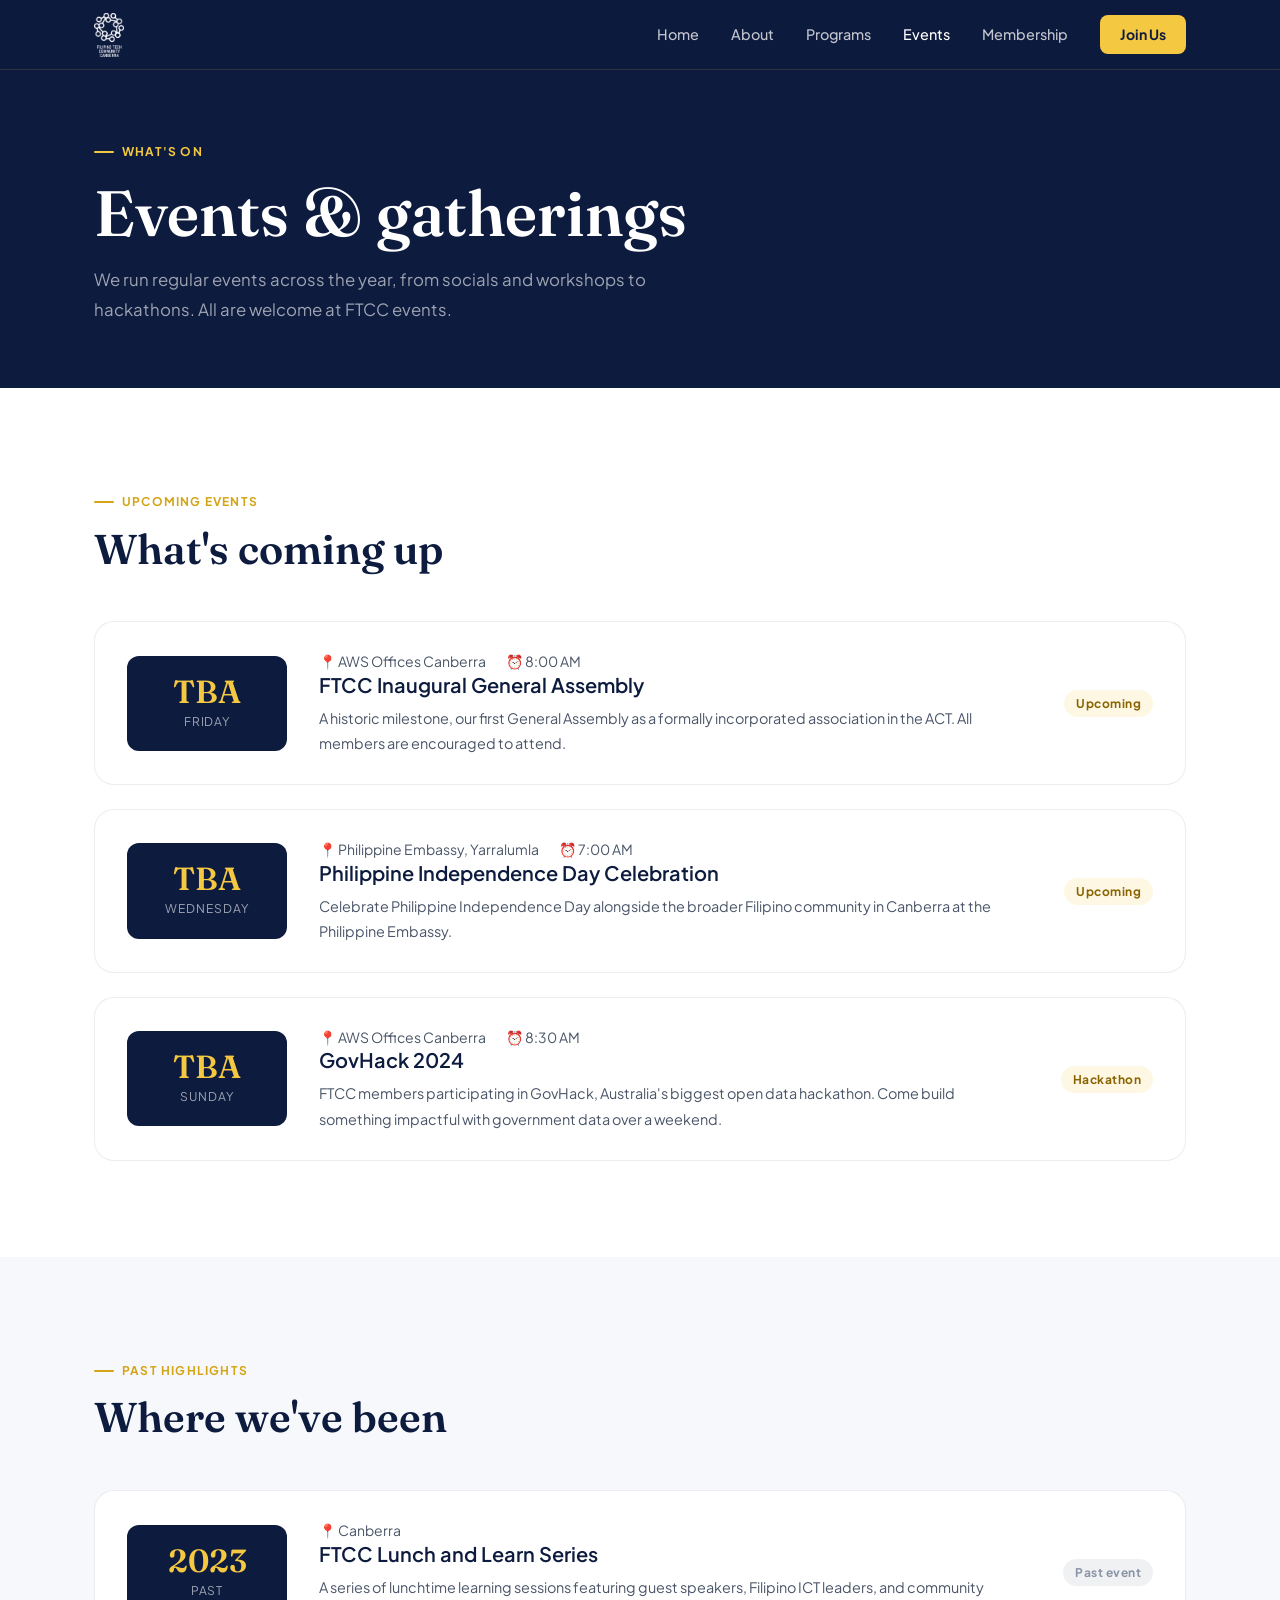
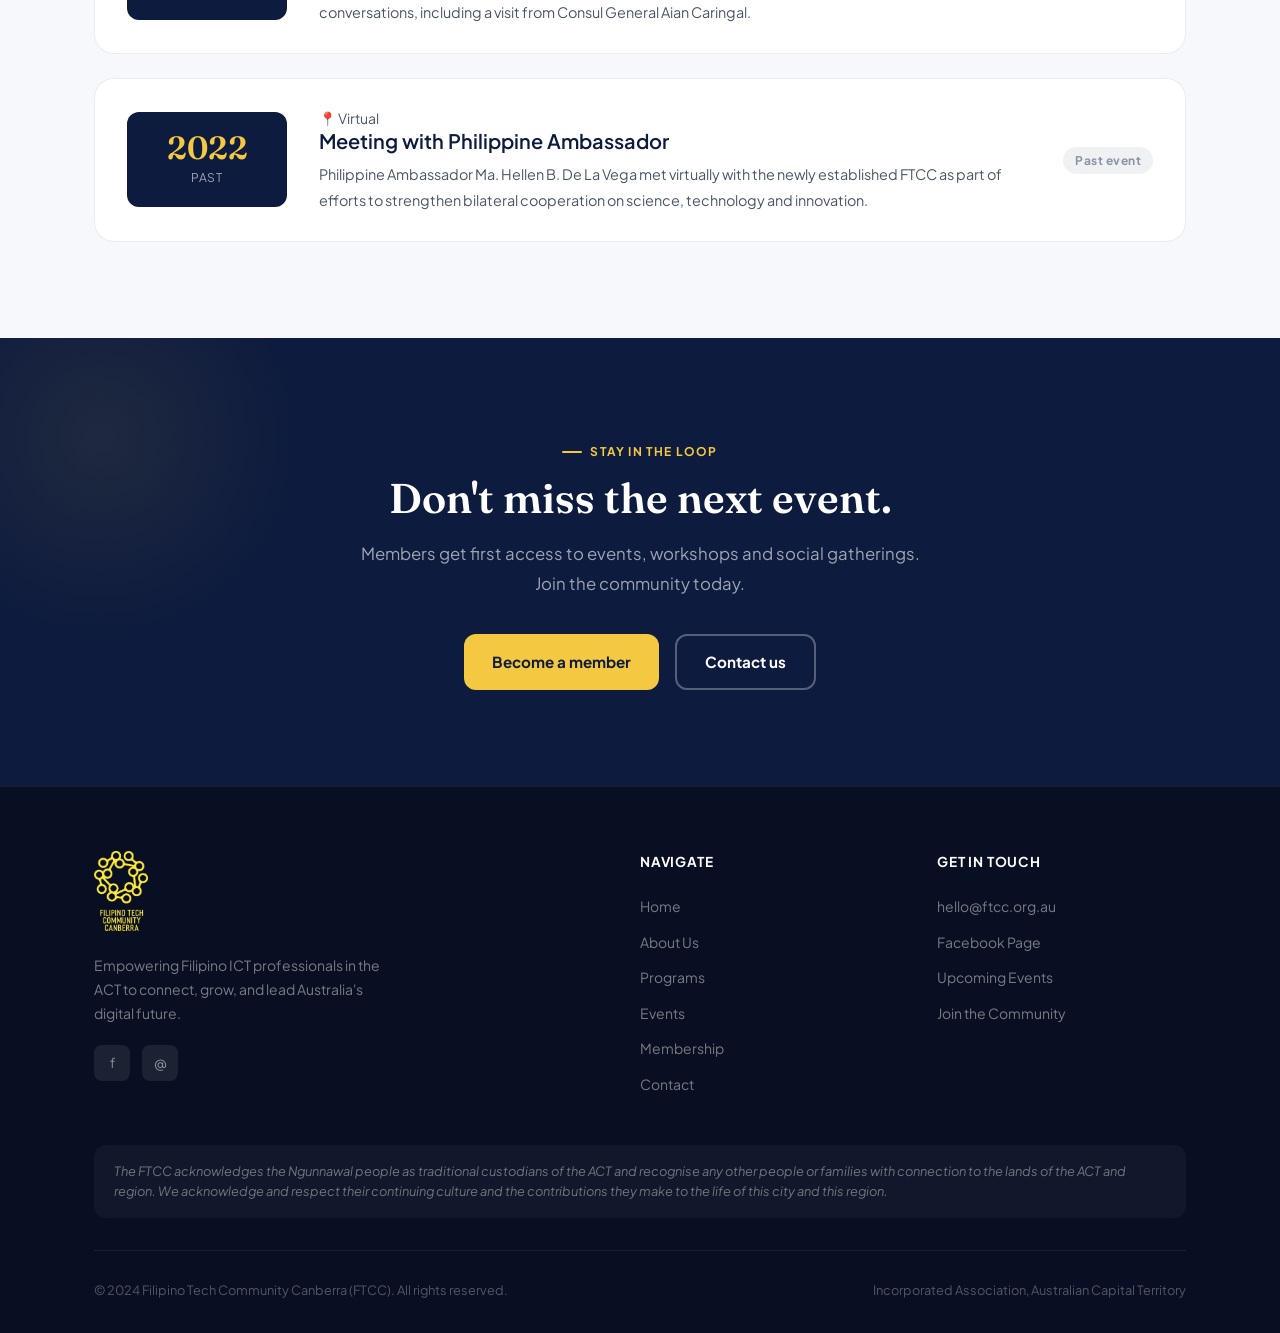
<file: events.html>
<!DOCTYPE html>
<html lang="en">
<head>
  <meta charset="UTF-8" />
  <meta name="viewport" content="width=device-width, initial-scale=1.0" />
  <title>Events - FTCC Filipino Tech Community Canberra</title>
  <link rel="stylesheet" href="css/style.css" />
  <style>
    .events-list { display:flex; flex-direction:column; gap:24px; margin-top:48px; }
    .event-row {
      display:grid; grid-template-columns:160px 1fr auto;
      gap:32px; align-items:center;
      background:var(--white); border-radius:var(--radius-lg);
      padding:28px 32px; border:1.5px solid rgba(13,27,62,0.08);
      transition:box-shadow .25s, transform .25s;
    }
    .event-row:hover { box-shadow:var(--shadow-lg); transform:translateY(-2px); }
    .event-date-block {
      background:var(--navy); border-radius:var(--radius); padding:20px;
      text-align:center; color:var(--white);
    }
    .event-date-block .day { font-family:var(--font-display); font-size:2rem; font-weight:600; line-height:1; color:var(--gold); }
    .event-date-block .dow { font-size:.75rem; text-transform:uppercase; letter-spacing:.08em; opacity:.6; margin-top:4px; }
    .event-info h3 { color:var(--navy); margin-bottom:8px; }
    .event-info .meta { display:flex; gap:20px; flex-wrap:wrap; }
    .event-info .meta span { color:var(--text-light); font-size:.875rem; display:flex; align-items:center; gap:6px; }
    .event-info p { color:var(--text-light); font-size:.9rem; margin-top:10px; }
    .event-chip {
      display:inline-block; padding:4px 12px; border-radius:100px;
      font-size:.75rem; font-weight:700; letter-spacing:.04em;
    }
    .chip-upcoming { background:rgba(245,200,66,.15); color:#8a6400; }
    .chip-past { background:rgba(13,27,62,.06); color:var(--muted); }
    @media(max-width:680px) {
      .event-row { grid-template-columns:1fr; }
      .event-date-block { display:flex; gap:12px; align-items:center; padding:14px 16px; }
      .event-date-block .day { font-size:1.4rem; }
    }
  </style>
  <link rel="icon" href="data:image/svg+xml,<svg xmlns='http://www.w3.org/2000/svg' viewBox='0 0 32 32'><rect width='32' height='32' rx='7' fill='%230D1B3E'/><text y='22' x='4' font-size='14' font-weight='800' fill='%23F5C842' font-family='sans-serif'>FC</text></svg>" />
</head>
<body>

<div id="nav-placeholder"></div>

<section class="page-hero">
  <div class="container">
    <div class="section-label">What's on</div>
    <h1>Events &amp; gatherings</h1>
    <p>We run regular events across the year, from socials and workshops to hackathons. All are welcome at FTCC events.</p>
  </div>
</section>

<section class="section">
  <div class="container">
    <div class="section-label">Upcoming events</div>
    <h2 class="section-title">What's coming up</h2>
    <div class="events-list">

      <div class="event-row">
        <div class="event-date-block">
          <div class="day">TBA</div>
          <div class="dow">Friday</div>
        </div>
        <div class="event-info">
          <div class="meta">
            <span>📍 AWS Offices Canberra</span>
            <span>⏰ 8:00 AM</span>
          </div>
          <h3>FTCC Inaugural General Assembly</h3>
          <p>A historic milestone, our first General Assembly as a formally incorporated association in the ACT. All members are encouraged to attend.</p>
        </div>
        <div><span class="event-chip chip-upcoming">Upcoming</span></div>
      </div>

      <div class="event-row">
        <div class="event-date-block">
          <div class="day">TBA</div>
          <div class="dow">Wednesday</div>
        </div>
        <div class="event-info">
          <div class="meta">
            <span>📍 Philippine Embassy, Yarralumla</span>
            <span>⏰ 7:00 AM</span>
          </div>
          <h3>Philippine Independence Day Celebration</h3>
          <p>Celebrate Philippine Independence Day alongside the broader Filipino community in Canberra at the Philippine Embassy.</p>
        </div>
        <div><span class="event-chip chip-upcoming">Upcoming</span></div>
      </div>

      <div class="event-row">
        <div class="event-date-block">
          <div class="day">TBA</div>
          <div class="dow">Sunday</div>
        </div>
        <div class="event-info">
          <div class="meta">
            <span>📍 AWS Offices Canberra</span>
            <span>⏰ 8:30 AM</span>
          </div>
          <h3>GovHack 2024</h3>
          <p>FTCC members participating in GovHack, Australia's biggest open data hackathon. Come build something impactful with government data over a weekend.</p>
        </div>
        <div><span class="event-chip chip-upcoming">Hackathon</span></div>
      </div>

    </div>
  </div>
</section>

<section class="section" style="background:var(--off-white)">
  <div class="container">
    <div class="section-label">Past highlights</div>
    <h2 class="section-title">Where we've been</h2>
    <div class="events-list">
      <div class="event-row">
        <div class="event-date-block">
          <div class="day">2023</div>
          <div class="dow">Past</div>
        </div>
        <div class="event-info">
          <div class="meta">
            <span>📍 Canberra</span>
          </div>
          <h3>FTCC Lunch and Learn Series</h3>
          <p>A series of lunchtime learning sessions featuring guest speakers, Filipino ICT leaders, and community conversations, including a visit from Consul General Aian Caringal.</p>
        </div>
        <div><span class="event-chip chip-past">Past event</span></div>
      </div>
      <div class="event-row">
        <div class="event-date-block">
          <div class="day">2022</div>
          <div class="dow">Past</div>
        </div>
        <div class="event-info">
          <div class="meta">
            <span>📍 Virtual</span>
          </div>
          <h3>Meeting with Philippine Ambassador</h3>
          <p>Philippine Ambassador Ma. Hellen B. De La Vega met virtually with the newly established FTCC as part of efforts to strengthen bilateral cooperation on science, technology and innovation.</p>
        </div>
        <div><span class="event-chip chip-past">Past event</span></div>
      </div>
    </div>
  </div>
</section>

<section class="section membership">
  <div class="container" style="position:relative;z-index:2;text-align:center;">
    <div class="section-label">Stay in the loop</div>
    <h2 class="section-title">Don't miss the next event.</h2>
    <p class="section-sub" style="margin:0 auto 36px;">Members get first access to events, workshops and social gatherings. Join the community today.</p>
    <div style="display:flex;gap:16px;justify-content:center;flex-wrap:wrap;">
      <a href="membership.html" class="btn btn-primary">Become a member</a>
      <a href="contact.html" class="btn btn-outline">Contact us</a>
    </div>
  </div>
</section>

<div id="footer-placeholder"></div>
<script src="js/components.js"></script>
<script src="js/main.js"></script>
</body>
</html>
</file>
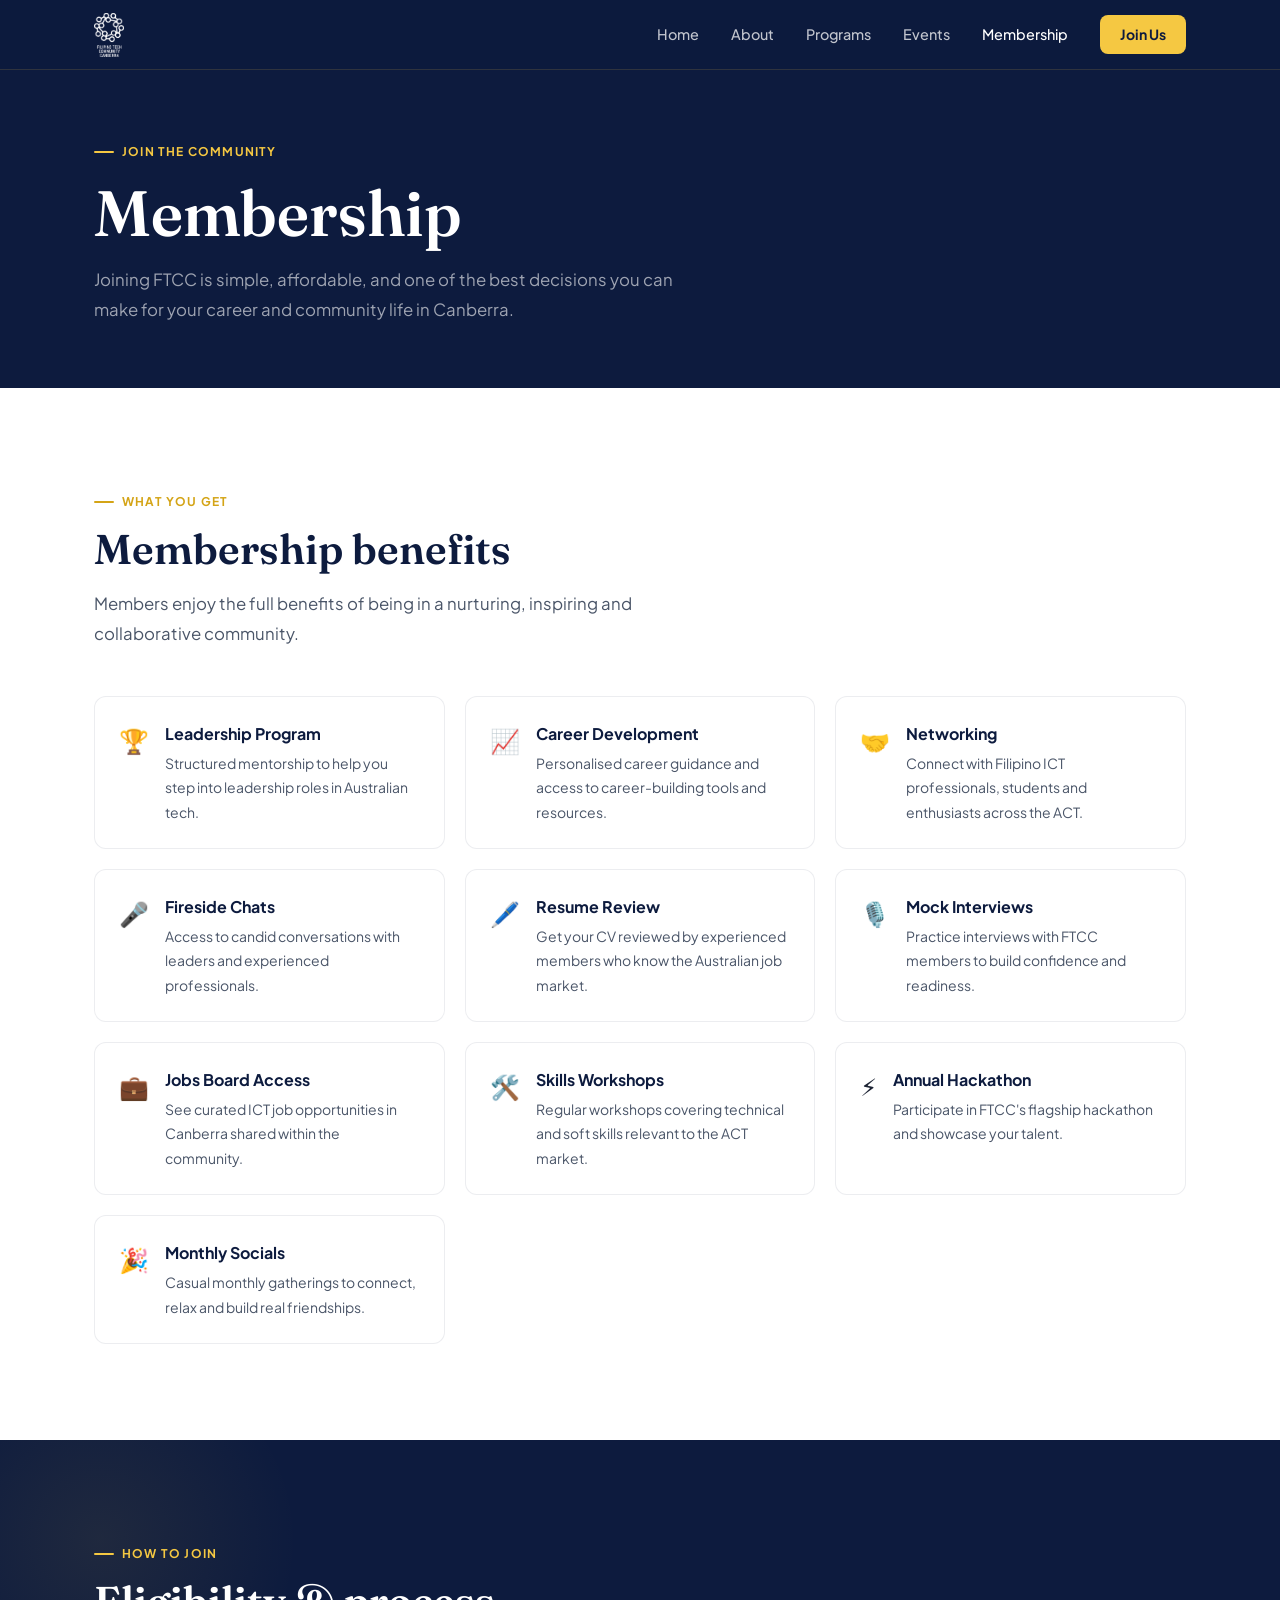
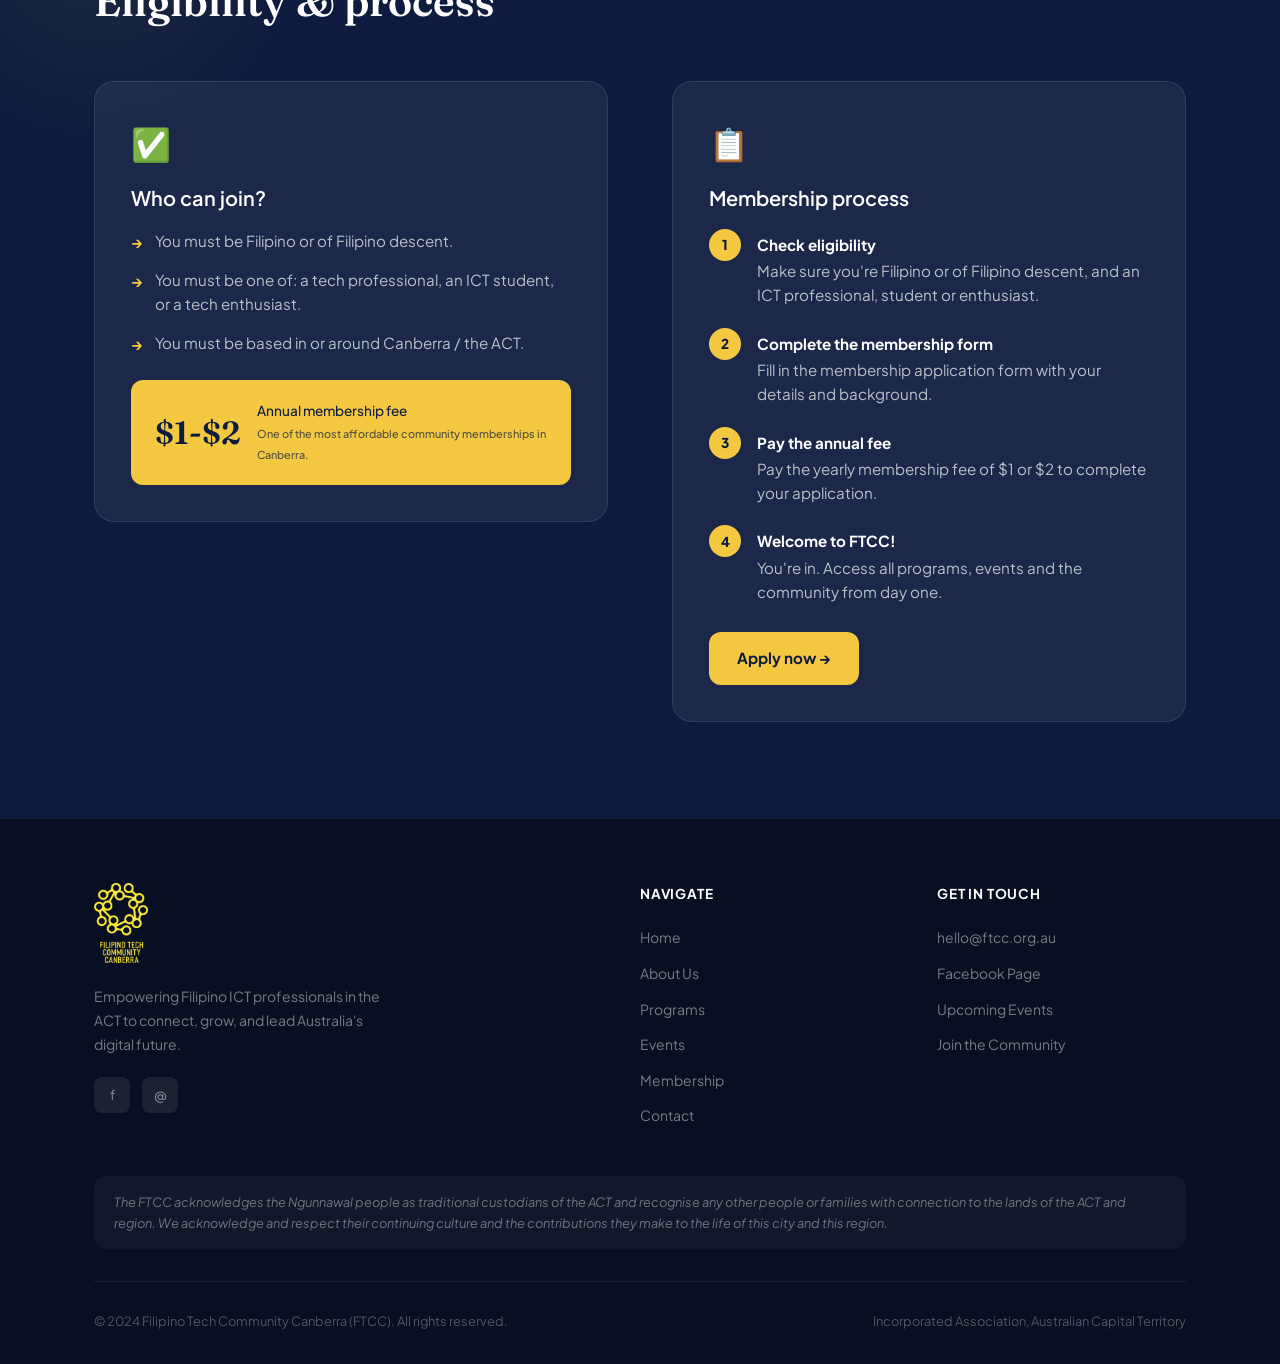
<file: membership.html>
<!DOCTYPE html>
<html lang="en">
<head>
  <meta charset="UTF-8" />
  <meta name="viewport" content="width=device-width, initial-scale=1.0" />
  <title>Membership - FTCC Filipino Tech Community Canberra</title>
  <link rel="stylesheet" href="css/style.css" />
  <style>
    .benefits-grid { display:grid; grid-template-columns:repeat(auto-fill,minmax(260px,1fr)); gap:20px; margin-top:48px; }
    .benefit-item {
      background:var(--white); border-radius:var(--radius); padding:24px;
      border:1.5px solid rgba(13,27,62,0.08); display:flex; gap:16px; align-items:flex-start;
    }
    .benefit-item .b-icon { font-size:1.5rem; flex-shrink:0; }
    .benefit-item h4 { color:var(--navy); margin-bottom:4px; }
    .benefit-item p { font-size:.875rem; }
  </style>
  <link rel="icon" href="data:image/svg+xml,<svg xmlns='http://www.w3.org/2000/svg' viewBox='0 0 32 32'><rect width='32' height='32' rx='7' fill='%230D1B3E'/><text y='22' x='4' font-size='14' font-weight='800' fill='%23F5C842' font-family='sans-serif'>FC</text></svg>" />
</head>
<body>

<div id="nav-placeholder"></div>

<section class="page-hero">
  <div class="container">
    <div class="section-label">Join the community</div>
    <h1>Membership</h1>
    <p>Joining FTCC is simple, affordable, and one of the best decisions you can make for your career and community life in Canberra.</p>
  </div>
</section>

<!-- BENEFITS -->
<section class="section">
  <div class="container">
    <div class="section-label">What you get</div>
    <h2 class="section-title">Membership benefits</h2>
    <p class="section-sub">Members enjoy the full benefits of being in a nurturing, inspiring and collaborative community.</p>
    <div class="benefits-grid">
      <div class="benefit-item">
        <div class="b-icon">🏆</div>
        <div>
          <h4>Leadership Program</h4>
          <p>Structured mentorship to help you step into leadership roles in Australian tech.</p>
        </div>
      </div>
      <div class="benefit-item">
        <div class="b-icon">📈</div>
        <div>
          <h4>Career Development</h4>
          <p>Personalised career guidance and access to career-building tools and resources.</p>
        </div>
      </div>
      <div class="benefit-item">
        <div class="b-icon">🤝</div>
        <div>
          <h4>Networking</h4>
          <p>Connect with Filipino ICT professionals, students and enthusiasts across the ACT.</p>
        </div>
      </div>
      <div class="benefit-item">
        <div class="b-icon">🎤</div>
        <div>
          <h4>Fireside Chats</h4>
          <p>Access to candid conversations with leaders and experienced professionals.</p>
        </div>
      </div>
      <div class="benefit-item">
        <div class="b-icon">🖊️</div>
        <div>
          <h4>Resume Review</h4>
          <p>Get your CV reviewed by experienced members who know the Australian job market.</p>
        </div>
      </div>
      <div class="benefit-item">
        <div class="b-icon">🎙️</div>
        <div>
          <h4>Mock Interviews</h4>
          <p>Practice interviews with FTCC members to build confidence and readiness.</p>
        </div>
      </div>
      <div class="benefit-item">
        <div class="b-icon">💼</div>
        <div>
          <h4>Jobs Board Access</h4>
          <p>See curated ICT job opportunities in Canberra shared within the community.</p>
        </div>
      </div>
      <div class="benefit-item">
        <div class="b-icon">🛠️</div>
        <div>
          <h4>Skills Workshops</h4>
          <p>Regular workshops covering technical and soft skills relevant to the ACT market.</p>
        </div>
      </div>
      <div class="benefit-item">
        <div class="b-icon">⚡</div>
        <div>
          <h4>Annual Hackathon</h4>
          <p>Participate in FTCC's flagship hackathon and showcase your talent.</p>
        </div>
      </div>
      <div class="benefit-item">
        <div class="b-icon">🎉</div>
        <div>
          <h4>Monthly Socials</h4>
          <p>Casual monthly gatherings to connect, relax and build real friendships.</p>
        </div>
      </div>
    </div>
  </div>
</section>

<!-- ELIGIBILITY & PROCESS -->
<section class="section membership">
  <div class="container" style="position:relative;z-index:2;">
    <div class="section-label">How to join</div>
    <h2 class="section-title">Eligibility &amp; process</h2>
    <div class="membership-layout">
      <div class="eligibility-card">
        <div class="card-icon">✅</div>
        <h3>Who can join?</h3>
        <ul class="eligibility-list">
          <li>You must be Filipino or of Filipino descent.</li>
          <li>You must be one of: a tech professional, an ICT student, or a tech enthusiast.</li>
          <li>You must be based in or around Canberra / the ACT.</li>
        </ul>
        <div class="fee-box">
          <div class="fee-num">$1-$2</div>
          <div class="fee-desc">Annual membership fee<br><span style="opacity:.7;font-size:.8em">One of the most affordable community memberships in Canberra.</span></div>
        </div>
      </div>
      <div class="process-card">
        <div class="card-icon">📋</div>
        <h3>Membership process</h3>
        <div class="process-steps">
          <div class="process-step">
            <div class="step-num">1</div>
            <div class="step-text">
              <strong>Check eligibility</strong>
              Make sure you're Filipino or of Filipino descent, and an ICT professional, student or enthusiast.
            </div>
          </div>
          <div class="process-step">
            <div class="step-num">2</div>
            <div class="step-text">
              <strong>Complete the membership form</strong>
              Fill in the membership application form with your details and background.
            </div>
          </div>
          <div class="process-step">
            <div class="step-num">3</div>
            <div class="step-text">
              <strong>Pay the annual fee</strong>
              Pay the yearly membership fee of $1 or $2 to complete your application.
            </div>
          </div>
          <div class="process-step">
            <div class="step-num">4</div>
            <div class="step-text">
              <strong>Welcome to FTCC!</strong>
              You're in. Access all programs, events and the community from day one.
            </div>
          </div>
        </div>
        <div style="margin-top:28px;">
          <a href="contact.html" class="btn btn-primary">Apply now →</a>
        </div>
      </div>
    </div>
  </div>
</section>

<div id="footer-placeholder"></div>
<script src="js/components.js"></script>
<script src="js/main.js"></script>
</body>
</html>
</file>
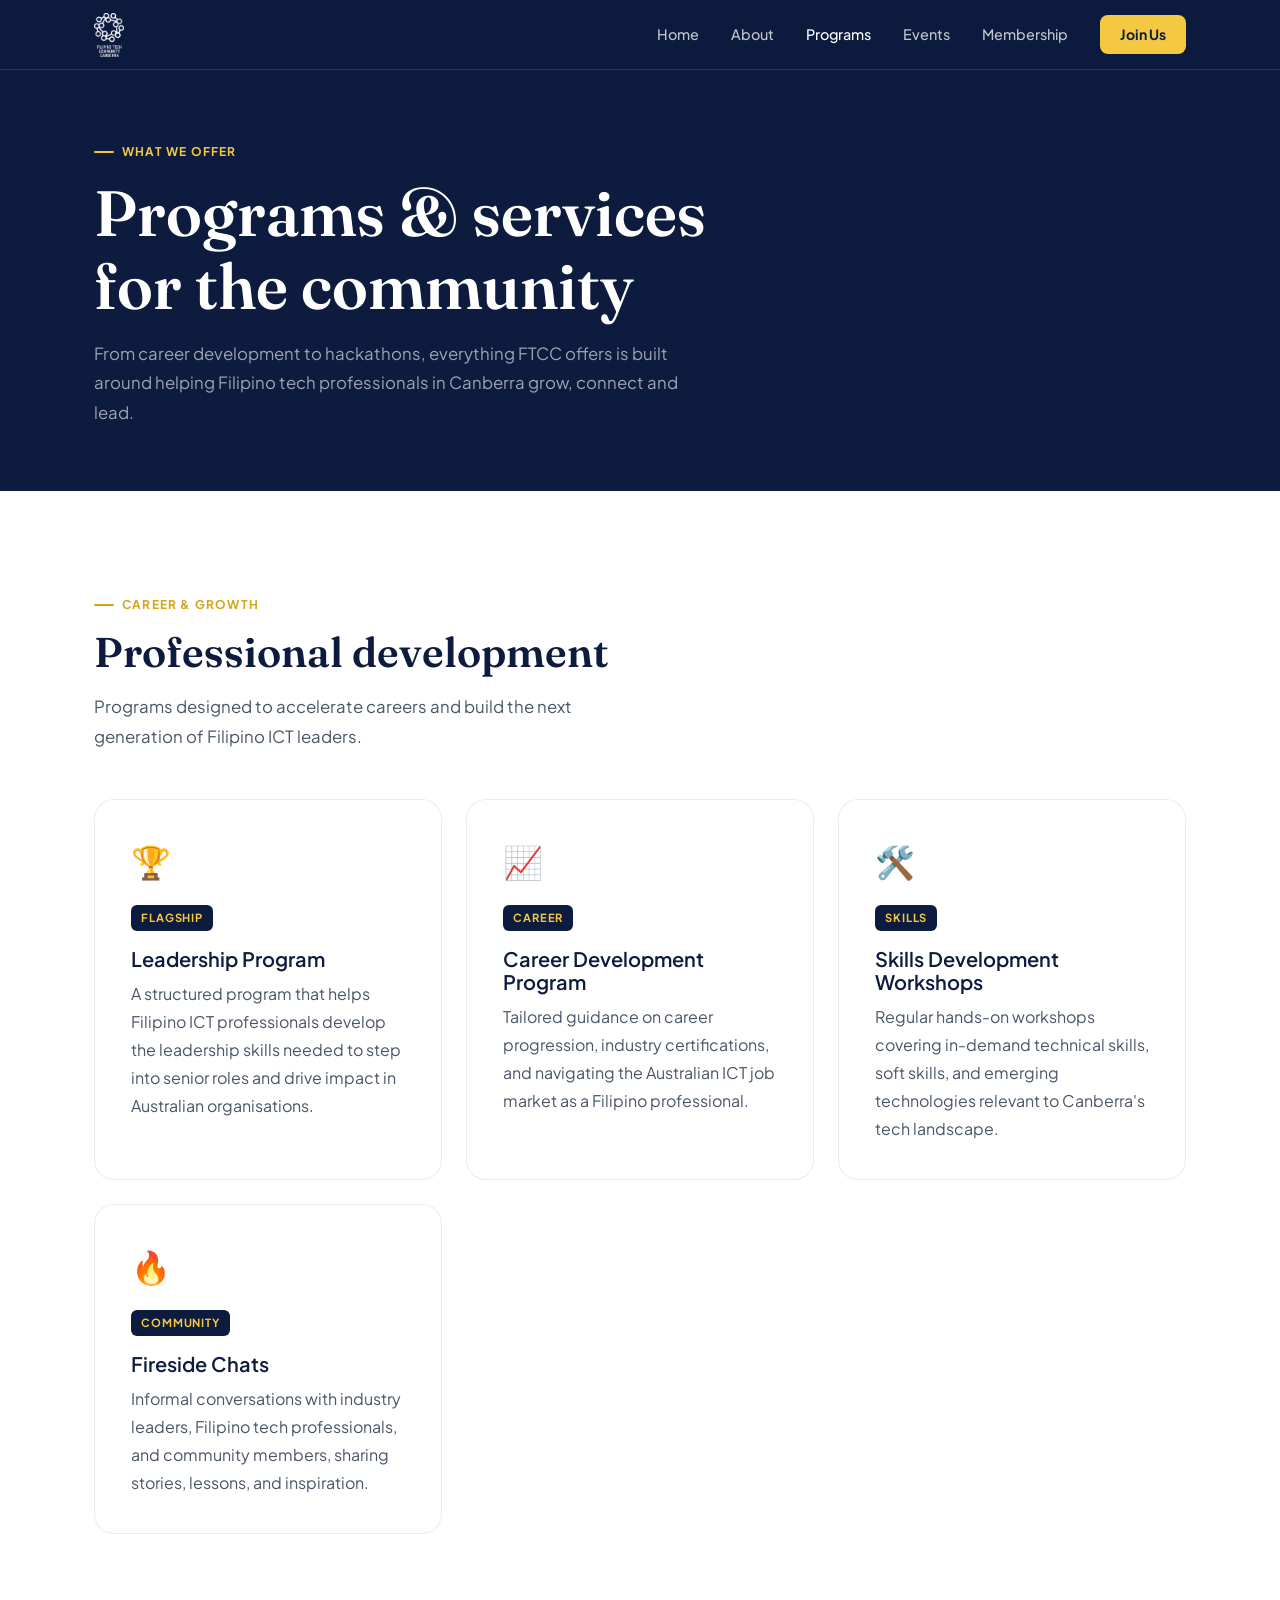
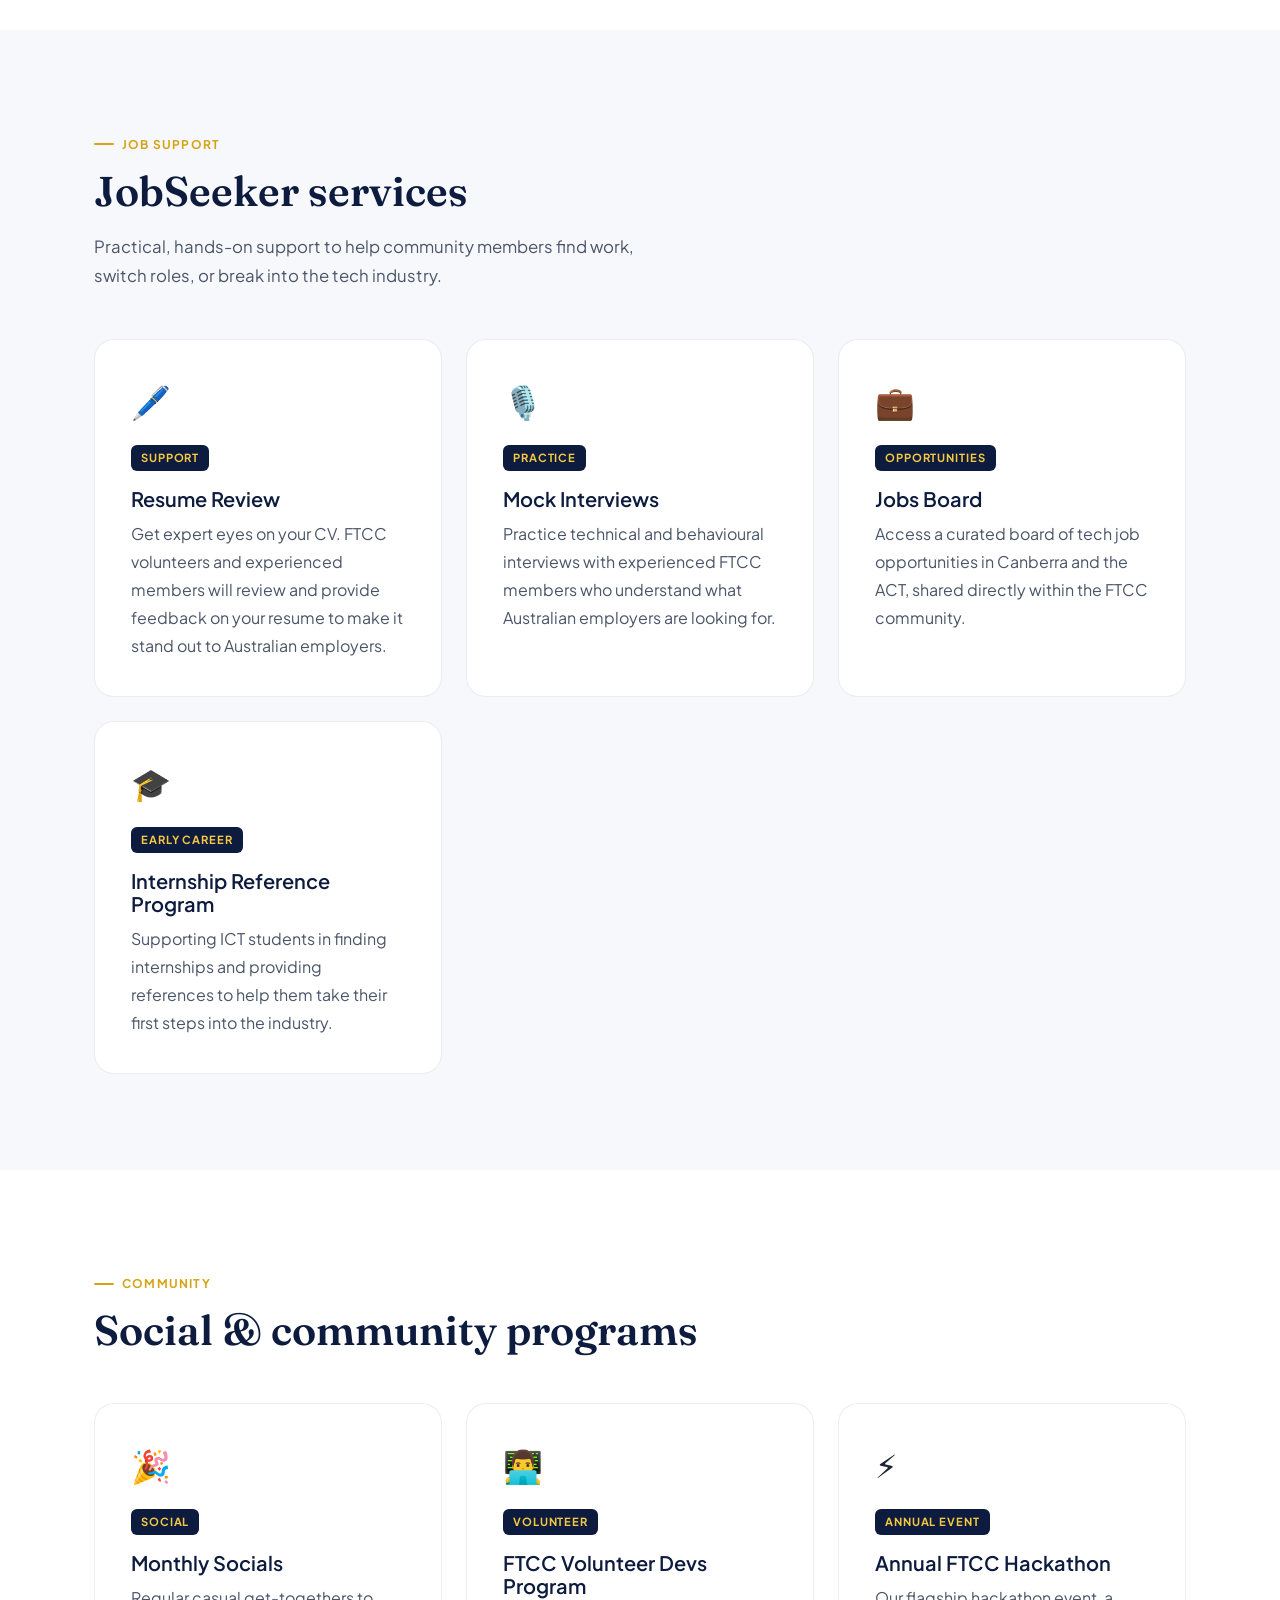
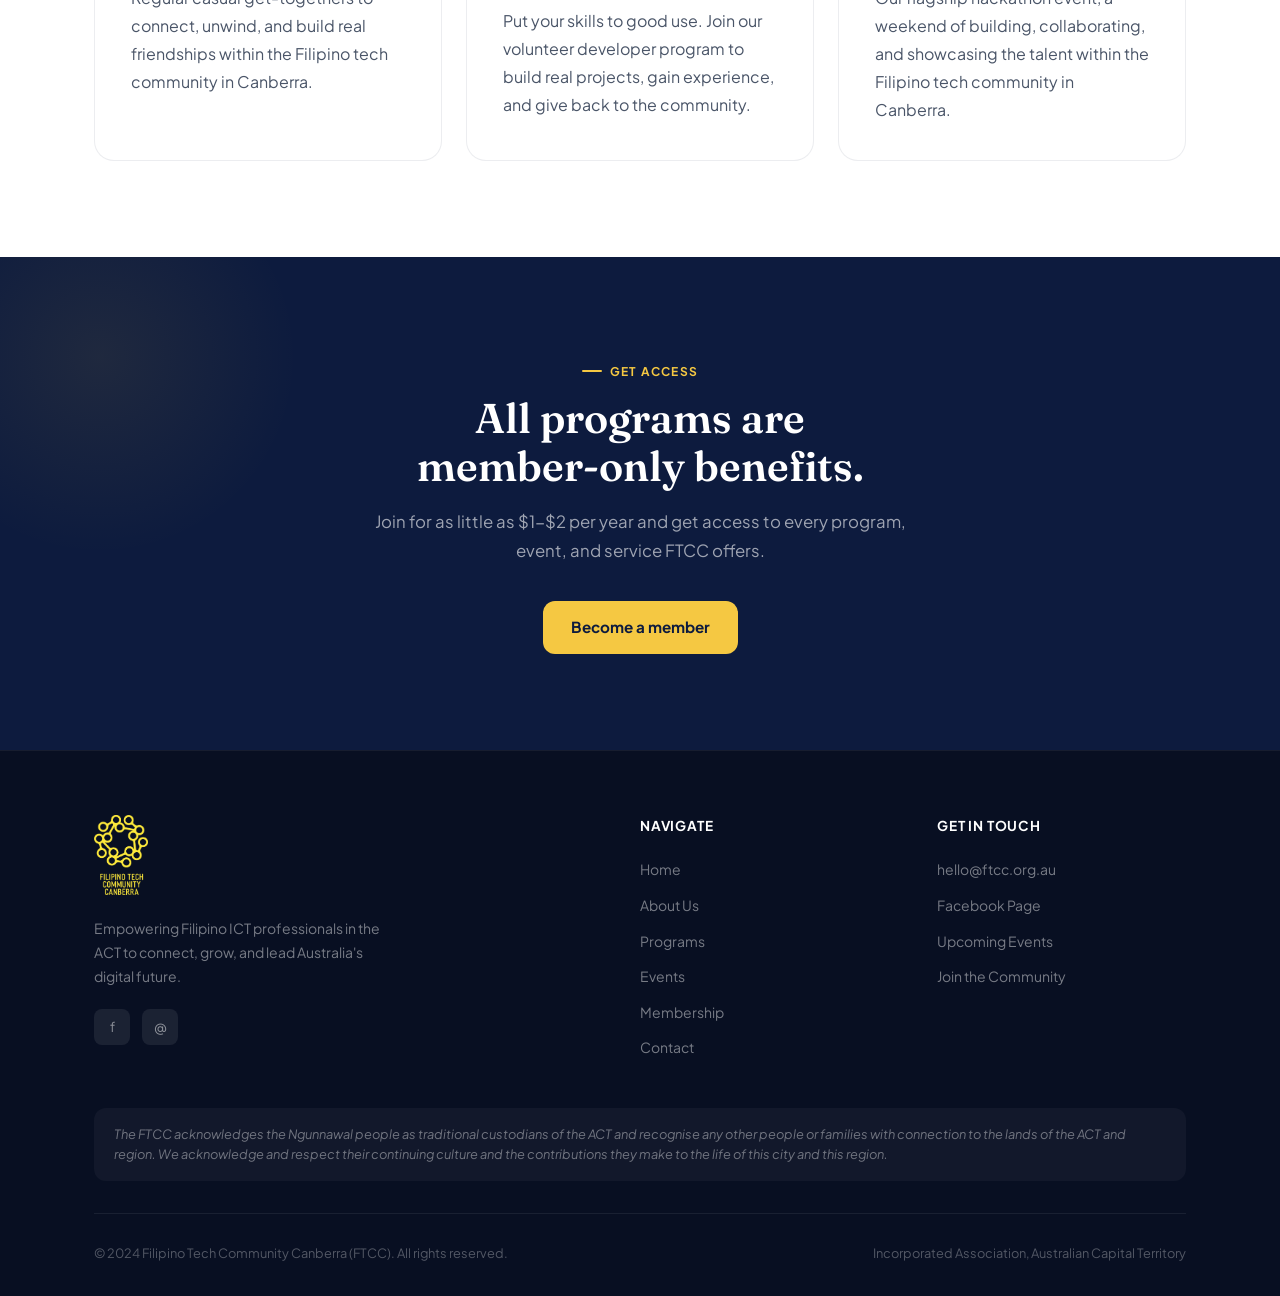
<file: programs.html>
<!DOCTYPE html>
<html lang="en">
<head>
  <meta charset="UTF-8" />
  <meta name="viewport" content="width=device-width, initial-scale=1.0" />
  <title>Programs - FTCC Filipino Tech Community Canberra</title>
  <link rel="stylesheet" href="css/style.css" />
  <style>
    .prog-grid { display:grid; grid-template-columns:repeat(auto-fill,minmax(320px,1fr)); gap:24px; margin-top:48px; }
    .prog-card {
      border-radius:var(--radius-lg); padding:36px; border:1.5px solid rgba(13,27,62,0.08);
      background:var(--white); transition:box-shadow .25s, transform .25s;
    }
    .prog-card:hover { box-shadow:var(--shadow-lg); transform:translateY(-4px); }
    .prog-card .tag {
      display:inline-block; background:var(--navy); color:var(--gold);
      font-size:.7rem; font-weight:700; letter-spacing:.08em; text-transform:uppercase;
      padding:4px 10px; border-radius:6px; margin-bottom:16px;
    }
    .prog-card h3 { color:var(--navy); margin-bottom:10px; }
    .prog-card .icon { font-size:2rem; margin-bottom:16px; display:block; }
  </style>
  <link rel="icon" href="data:image/svg+xml,<svg xmlns='http://www.w3.org/2000/svg' viewBox='0 0 32 32'><rect width='32' height='32' rx='7' fill='%230D1B3E'/><text y='22' x='4' font-size='14' font-weight='800' fill='%23F5C842' font-family='sans-serif'>FC</text></svg>" />
</head>
<body>

<div id="nav-placeholder"></div>

<section class="page-hero">
  <div class="container">
    <div class="section-label">What we offer</div>
    <h1>Programs &amp; services<br>for the community</h1>
    <p>From career development to hackathons, everything FTCC offers is built around helping Filipino tech professionals in Canberra grow, connect and lead.</p>
  </div>
</section>

<section class="section">
  <div class="container">
    <div class="section-label">Career &amp; growth</div>
    <h2 class="section-title">Professional development</h2>
    <p class="section-sub">Programs designed to accelerate careers and build the next generation of Filipino ICT leaders.</p>
    <div class="prog-grid">
      <div class="prog-card">
        <span class="icon">🏆</span>
        <div class="tag">Flagship</div>
        <h3>Leadership Program</h3>
        <p>A structured program that helps Filipino ICT professionals develop the leadership skills needed to step into senior roles and drive impact in Australian organisations.</p>
      </div>
      <div class="prog-card">
        <span class="icon">📈</span>
        <div class="tag">Career</div>
        <h3>Career Development Program</h3>
        <p>Tailored guidance on career progression, industry certifications, and navigating the Australian ICT job market as a Filipino professional.</p>
      </div>
      <div class="prog-card">
        <span class="icon">🛠️</span>
        <div class="tag">Skills</div>
        <h3>Skills Development Workshops</h3>
        <p>Regular hands-on workshops covering in-demand technical skills, soft skills, and emerging technologies relevant to Canberra's tech landscape.</p>
      </div>
      <div class="prog-card">
        <span class="icon">🔥</span>
        <div class="tag">Community</div>
        <h3>Fireside Chats</h3>
        <p>Informal conversations with industry leaders, Filipino tech professionals, and community members, sharing stories, lessons, and inspiration.</p>
      </div>
    </div>
  </div>
</section>

<section class="section" style="background:var(--off-white)">
  <div class="container">
    <div class="section-label">Job support</div>
    <h2 class="section-title">JobSeeker services</h2>
    <p class="section-sub">Practical, hands-on support to help community members find work, switch roles, or break into the tech industry.</p>
    <div class="prog-grid">
      <div class="prog-card">
        <span class="icon">🖊️</span>
        <div class="tag">Support</div>
        <h3>Resume Review</h3>
        <p>Get expert eyes on your CV. FTCC volunteers and experienced members will review and provide feedback on your resume to make it stand out to Australian employers.</p>
      </div>
      <div class="prog-card">
        <span class="icon">🎙️</span>
        <div class="tag">Practice</div>
        <h3>Mock Interviews</h3>
        <p>Practice technical and behavioural interviews with experienced FTCC members who understand what Australian employers are looking for.</p>
      </div>
      <div class="prog-card">
        <span class="icon">💼</span>
        <div class="tag">Opportunities</div>
        <h3>Jobs Board</h3>
        <p>Access a curated board of tech job opportunities in Canberra and the ACT, shared directly within the FTCC community.</p>
      </div>
      <div class="prog-card">
        <span class="icon">🎓</span>
        <div class="tag">Early career</div>
        <h3>Internship Reference Program</h3>
        <p>Supporting ICT students in finding internships and providing references to help them take their first steps into the industry.</p>
      </div>
    </div>
  </div>
</section>

<section class="section">
  <div class="container">
    <div class="section-label">Community</div>
    <h2 class="section-title">Social &amp; community programs</h2>
    <div class="prog-grid">
      <div class="prog-card">
        <span class="icon">🎉</span>
        <div class="tag">Social</div>
        <h3>Monthly Socials</h3>
        <p>Regular casual get-togethers to connect, unwind, and build real friendships within the Filipino tech community in Canberra.</p>
      </div>
      <div class="prog-card">
        <span class="icon">👨‍💻</span>
        <div class="tag">Volunteer</div>
        <h3>FTCC Volunteer Devs Program</h3>
        <p>Put your skills to good use. Join our volunteer developer program to build real projects, gain experience, and give back to the community.</p>
      </div>
      <div class="prog-card">
        <span class="icon">⚡</span>
        <div class="tag">Annual event</div>
        <h3>Annual FTCC Hackathon</h3>
        <p>Our flagship hackathon event, a weekend of building, collaborating, and showcasing the talent within the Filipino tech community in Canberra.</p>
      </div>
    </div>
  </div>
</section>

<section class="section membership">
  <div class="container" style="position:relative;z-index:2;text-align:center;">
    <div class="section-label">Get access</div>
    <h2 class="section-title">All programs are<br>member-only benefits.</h2>
    <p class="section-sub" style="margin:0 auto 36px;">Join for as little as $1-$2 per year and get access to every program, event, and service FTCC offers.</p>
    <a href="membership.html" class="btn btn-primary">Become a member</a>
  </div>
</section>

<div id="footer-placeholder"></div>
<script src="js/components.js"></script>
<script src="js/main.js"></script>
</body>
</html>
</file>
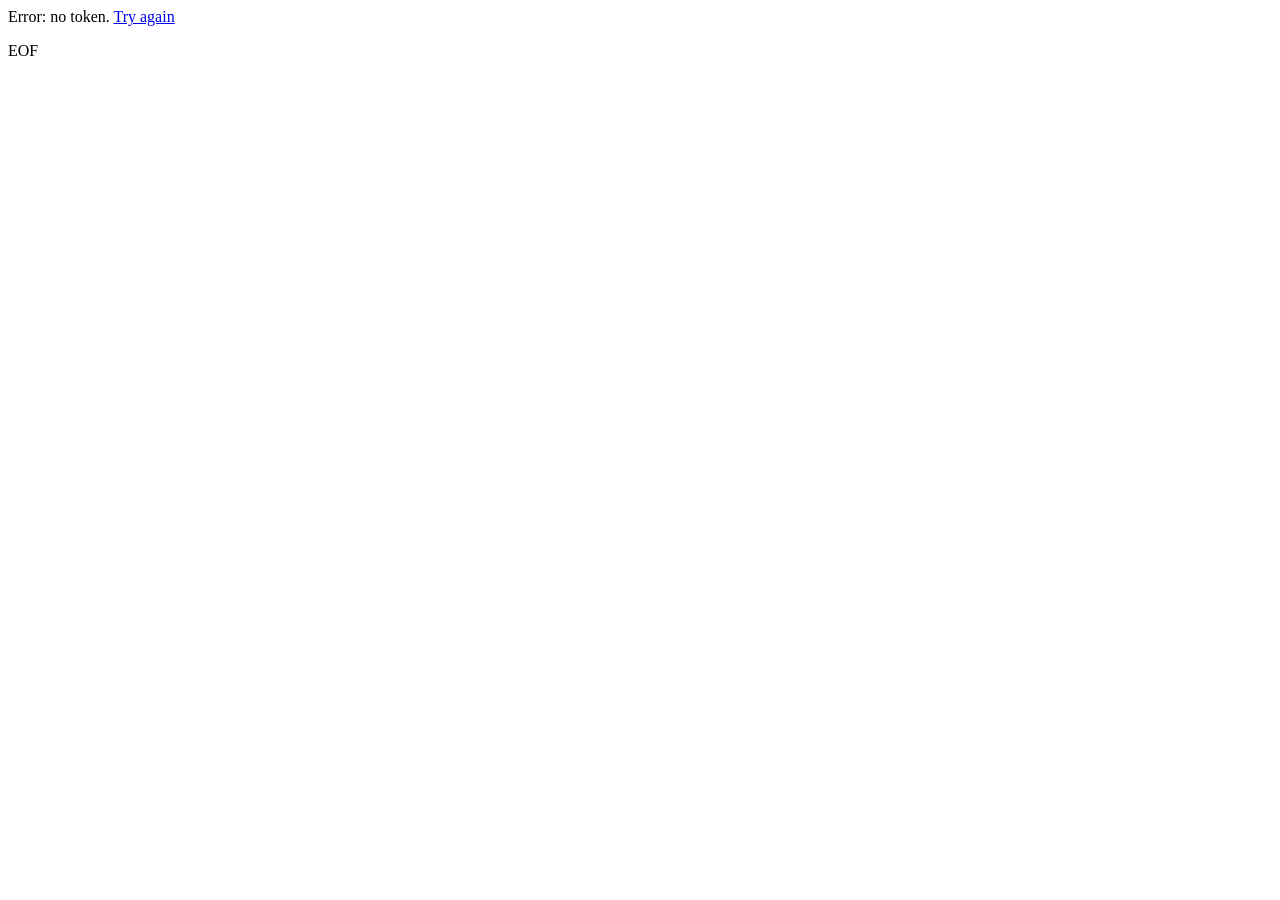
<file: cms/auth.html>
cat > ~/ftcc-website/cms/auth.html << 'EOF'
<!DOCTYPE html>
<html>
<head><title>FTCC CMS Auth</title></head>
<body>
<p>Completing login, please wait...</p>
<script>
  var hash = window.location.hash.substring(1);
  var params = new URLSearchParams(hash);
  var token = params.get('token');
  if (token) {
    // Save in this window's localStorage
    localStorage.setItem('netlify-cms-user', JSON.stringify({
      token: token,
      provider: 'github'
    }));
    // Tell the parent window to reload
    if (window.opener) {
      window.opener.localStorage.setItem('netlify-cms-user', JSON.stringify({
        token: token,
        provider: 'github'
      }));
      window.opener.location.reload();
      window.close();
    } else {
      window.location.href = '/ftcc-website/cms/';
    }
  } else {
    document.body.innerHTML = '<p>Error: no token. <a href="/ftcc-website/cms/">Try again</a></p>';
  }
</script>
</body>
</html>
EOF
</file>
<file: css/style.css>
/* ========================================
   FTCC — Filipino Tech Community Canberra
   Design: Deep navy + Philippine sun gold
   ======================================== */

@import url('https://fonts.googleapis.com/css2?family=Plus+Jakarta+Sans:wght@300;400;500;600;700;800&family=Fraunces:ital,wght@0,300;0,600;1,300&display=swap');

:root {
  --navy:       #0D1B3E;
  --navy-mid:   #1A2F5A;
  --navy-light: #243B72;
  --gold:       #F5C842;
  --gold-deep:  #D4A416;
  --white:      #FFFFFF;
  --off-white:  #F7F8FC;
  --muted:      #8A94A6;
  --text:       #1C2333;
  --text-light: #4A5568;

  --font-display: 'Fraunces', Georgia, serif;
  --font-body:    'Plus Jakarta Sans', system-ui, sans-serif;

  --radius: 12px;
  --radius-lg: 20px;
  --shadow: 0 4px 24px rgba(13,27,62,0.10);
  --shadow-lg: 0 8px 48px rgba(13,27,62,0.16);

  --max-w: 1140px;
  --nav-h: 70px;
}

*, *::before, *::after { box-sizing: border-box; margin: 0; padding: 0; }

html { scroll-behavior: smooth; }

body {
  font-family: var(--font-body);
  color: var(--text);
  background: var(--white);
  line-height: 1.6;
  -webkit-font-smoothing: antialiased;
}

/* ── TYPOGRAPHY ── */
h1, h2, h3 { font-family: var(--font-display); line-height: 1.15; }
h1 { font-size: clamp(2.4rem, 6vw, 4rem); font-weight: 600; }
h2 { font-size: clamp(1.8rem, 4vw, 2.6rem); font-weight: 600; }
h3 { font-size: 1.25rem; font-weight: 600; font-family: var(--font-body); }
p  { color: var(--text-light); line-height: 1.75; }

a { color: inherit; text-decoration: none; }

/* ── LAYOUT ── */
.container { max-width: var(--max-w); margin: 0 auto; padding: 0 24px; }
.section    { padding: 96px 0; }
.section--sm { padding: 64px 0; }

/* ── NAV ── */
nav {
  position: fixed; top: 0; left: 0; right: 0; z-index: 100;
  height: var(--nav-h);
  background: rgba(13,27,62,0.96);
  backdrop-filter: blur(12px);
  border-bottom: 1px solid rgba(245,200,66,0.15);
  display: flex; align-items: center;
}
.nav-inner {
  display: flex; align-items: center; justify-content: space-between;
  width: 100%; max-width: var(--max-w); margin: 0 auto; padding: 0 24px;
}
.nav-logo {
  display: flex; align-items: center;
}
.nav-logo-img {
  height: 44px; width: auto;
  /* Invert black logo to white for dark nav background */
  filter: brightness(0) invert(1);
  transition: opacity 0.2s;
}
.nav-logo:hover .nav-logo-img { opacity: 0.85; }
.footer-logo-img {
  height: 80px; width: auto;
  /* Gold tint for footer */
  filter: brightness(0) saturate(100%) invert(78%) sepia(60%) saturate(500%) hue-rotate(5deg) brightness(105%);
  display: block;
}
.nav-links { display: flex; align-items: center; gap: 32px; }
.nav-links a {
  color: rgba(255,255,255,0.75); font-size: 0.9rem; font-weight: 500;
  transition: color 0.2s;
}
.nav-links a:hover, .nav-links a.active { color: var(--white); }
.nav-links .btn-nav {
  background: var(--gold); color: var(--navy);
  padding: 8px 20px; border-radius: 8px; font-weight: 700;
  font-size: 0.875rem; transition: background 0.2s, transform 0.15s;
}
.nav-links .btn-nav:hover { background: var(--gold-deep); transform: translateY(-1px); }

/* hamburger */
.nav-toggle { display: none; flex-direction: column; gap: 5px; cursor: pointer; padding: 4px; }
.nav-toggle span { width: 24px; height: 2px; background: var(--white); border-radius: 2px; transition: 0.3s; }
.nav-mobile { display: none; }

/* ── HERO LOGO ── */
.hero-logo {
  height: 120px; width: auto; display: block;
  margin-bottom: 32px;
  filter: brightness(0) invert(1);
}

/* ── HERO ── */
.hero {
  min-height: 100vh;
  background: var(--navy);
  display: flex; align-items: center;
  position: relative; overflow: hidden;
  padding-top: var(--nav-h);
}
.hero-bg {
  position: absolute; inset: 0; pointer-events: none;
}
.hero-sun {
  position: absolute; right: -80px; top: 50%;
  transform: translateY(-50%);
  width: 560px; height: 560px;
  border-radius: 50%;
  background: radial-gradient(circle, rgba(245,200,66,0.18) 0%, rgba(245,200,66,0.04) 50%, transparent 70%);
}
.hero-grid {
  position: absolute; inset: 0;
  background-image:
    linear-gradient(rgba(245,200,66,0.05) 1px, transparent 1px),
    linear-gradient(90deg, rgba(245,200,66,0.05) 1px, transparent 1px);
  background-size: 60px 60px;
}
.hero-rays {
  position: absolute; right: 120px; top: 50%; transform: translateY(-50%);
}
.hero-content { position: relative; z-index: 2; max-width: 700px; }
.hero-eyebrow {
  display: inline-flex; align-items: center; gap: 8px;
  background: rgba(245,200,66,0.12); border: 1px solid rgba(245,200,66,0.25);
  border-radius: 100px; padding: 6px 16px;
  color: var(--gold); font-size: 0.8rem; font-weight: 600;
  letter-spacing: 0.08em; text-transform: uppercase; margin-bottom: 24px;
}
.hero-eyebrow::before {
  content: ''; width: 6px; height: 6px; border-radius: 50%; background: var(--gold);
}
.hero h1 { color: var(--white); margin-bottom: 24px; }
.hero h1 em { font-style: italic; color: var(--gold); }
.hero p {
  color: rgba(255,255,255,0.7); font-size: 1.15rem;
  max-width: 540px; margin-bottom: 40px;
}
.hero-actions { display: flex; gap: 16px; flex-wrap: wrap; }
.btn {
  display: inline-flex; align-items: center; gap: 8px;
  padding: 14px 28px; border-radius: var(--radius);
  font-weight: 700; font-size: 0.95rem; transition: all 0.2s; cursor: pointer;
  border: none; font-family: var(--font-body);
}
.btn-primary {
  background: var(--gold); color: var(--navy);
}
.btn-primary:hover { background: var(--gold-deep); transform: translateY(-2px); box-shadow: 0 8px 24px rgba(245,200,66,0.35); }
.btn-outline {
  background: transparent; color: var(--white);
  border: 2px solid rgba(255,255,255,0.3);
}
.btn-outline:hover { border-color: var(--white); background: rgba(255,255,255,0.08); }
.hero-stats {
  display: flex; gap: 40px; margin-top: 56px;
  padding-top: 40px; border-top: 1px solid rgba(255,255,255,0.1);
}
.hero-stat .num {
  font-family: var(--font-display); font-size: 2rem; font-weight: 600;
  color: var(--white);
}
.hero-stat .lbl { color: var(--muted); font-size: 0.8rem; font-weight: 500; margin-top: 2px; }

/* ── SECTION LABELS ── */
.section-label {
  display: inline-flex; align-items: center; gap: 8px;
  color: var(--gold-deep); font-size: 0.75rem; font-weight: 700;
  letter-spacing: 0.1em; text-transform: uppercase; margin-bottom: 14px;
}
.section-label::before {
  content: ''; width: 20px; height: 2px; background: var(--gold-deep); border-radius: 1px;
}
.section-title { margin-bottom: 16px; color: var(--navy); }
.section-sub { font-size: 1.05rem; max-width: 560px; }

/* ── PILLARS ── */
.pillars { background: var(--off-white); }
.pillars-grid {
  display: grid;
  grid-template-columns: repeat(auto-fill, minmax(280px, 1fr));
  gap: 24px; margin-top: 56px;
}
.pillar-card {
  background: var(--white); border-radius: var(--radius-lg);
  padding: 32px; border: 1px solid rgba(13,27,62,0.07);
  transition: box-shadow 0.25s, transform 0.25s;
}
.pillar-card:hover { box-shadow: var(--shadow-lg); transform: translateY(-4px); }
.pillar-icon {
  width: 52px; height: 52px; border-radius: 14px;
  background: var(--navy); display: flex; align-items: center;
  justify-content: center; font-size: 1.5rem; margin-bottom: 20px;
}
.pillar-card h3 { color: var(--navy); margin-bottom: 10px; }

/* ── PROGRAMS ── */
.programs-layout { display: grid; grid-template-columns: 1fr 1fr; gap: 64px; align-items: center; }
.programs-list { margin-top: 36px; display: flex; flex-direction: column; gap: 12px; }
.program-item {
  display: flex; align-items: center; gap: 14px;
  background: var(--off-white); border-radius: var(--radius);
  padding: 14px 18px; font-weight: 500; color: var(--navy);
  border: 1px solid rgba(13,27,62,0.06); transition: background 0.2s;
}
.program-item:hover { background: #EEF1F8; }
.program-item::before {
  content: '✓'; width: 24px; height: 24px; border-radius: 6px;
  background: var(--gold); color: var(--navy); font-weight: 800; font-size: 0.75rem;
  display: flex; align-items: center; justify-content: center; flex-shrink: 0;
}
.programs-visual {
  background: var(--navy); border-radius: var(--radius-lg);
  padding: 48px 40px; color: var(--white);
}
.programs-visual h3 { color: var(--gold); margin-bottom: 8px; font-family: var(--font-body); font-size: 0.85rem; letter-spacing: 0.08em; text-transform: uppercase; }
.programs-visual h2 { color: var(--white); margin-bottom: 20px; }
.programs-visual p { color: rgba(255,255,255,0.65); margin-bottom: 28px; }

/* ── EVENTS ── */
.events { background: var(--off-white); }
.events-grid { display: grid; grid-template-columns: repeat(auto-fill, minmax(320px, 1fr)); gap: 24px; margin-top: 48px; }
.event-card {
  background: var(--white); border-radius: var(--radius-lg);
  overflow: hidden; border: 1px solid rgba(13,27,62,0.07);
  transition: box-shadow 0.25s, transform 0.25s;
}
.event-card:hover { box-shadow: var(--shadow-lg); transform: translateY(-4px); }
.event-header { background: var(--navy); padding: 28px; position: relative; overflow: hidden; }
.event-header::after {
  content: ''; position: absolute; right: -20px; top: -20px;
  width: 120px; height: 120px; border-radius: 50%;
  background: rgba(245,200,66,0.1);
}
.event-date-badge {
  display: inline-flex; align-items: center; gap: 6px;
  background: var(--gold); color: var(--navy);
  border-radius: 8px; padding: 5px 12px;
  font-weight: 700; font-size: 0.8rem;
}
.event-header h3 { color: var(--white); margin-top: 16px; font-size: 1.1rem; }
.event-body { padding: 24px 28px; }
.event-meta { display: flex; flex-direction: column; gap: 8px; }
.event-meta-item {
  display: flex; align-items: center; gap: 10px;
  color: var(--text-light); font-size: 0.875rem;
}
.event-meta-item .icon { font-size: 1rem; }

/* ── FOUNDERS ── */
.founders-grid { display: grid; grid-template-columns: 1fr 1fr; gap: 32px; margin-top: 56px; }
.founder-card {
  background: var(--navy); border-radius: var(--radius-lg); padding: 40px;
  position: relative; overflow: hidden;
}
.founder-card::before {
  content: '\201C'; position: absolute; top: 16px; right: 24px;
  font-size: 8rem; font-family: var(--font-display); color: rgba(245,200,66,0.1);
  line-height: 1;
}
.founder-avatar {
  width: 56px; height: 56px; border-radius: 50%;
  background: linear-gradient(135deg, var(--gold) 0%, var(--gold-deep) 100%);
  display: flex; align-items: center; justify-content: center;
  font-weight: 800; font-size: 1.1rem; color: var(--navy); margin-bottom: 20px;
}
.founder-card blockquote {
  color: rgba(255,255,255,0.75); font-size: 0.95rem; line-height: 1.8;
  margin-bottom: 24px; font-style: italic;
}
.founder-name { color: var(--white); font-weight: 700; font-size: 1rem; }
.founder-role { color: var(--gold); font-size: 0.8rem; font-weight: 500; margin-top: 4px; }

/* ── MEMBERSHIP ── */
.membership { background: var(--navy); position: relative; overflow: hidden; }
.membership::before {
  content: ''; position: absolute; left: -100px; top: -100px;
  width: 400px; height: 400px; border-radius: 50%;
  background: radial-gradient(circle, rgba(245,200,66,0.08) 0%, transparent 70%);
}
.membership .section-title { color: var(--white); }
.membership .section-sub { color: rgba(255,255,255,0.6); }
.membership .section-label { color: var(--gold); }
.membership .section-label::before { background: var(--gold); }
.membership-layout { display: grid; grid-template-columns: 1fr 1fr; gap: 64px; align-items: start; margin-top: 56px; }
.eligibility-card, .process-card {
  background: rgba(255,255,255,0.06); border: 1px solid rgba(255,255,255,0.1);
  border-radius: var(--radius-lg); padding: 36px;
}
.card-icon { font-size: 2rem; margin-bottom: 16px; }
.eligibility-card h3, .process-card h3 { color: var(--white); margin-bottom: 20px; }
.eligibility-list { list-style: none; display: flex; flex-direction: column; gap: 14px; }
.eligibility-list li {
  display: flex; align-items: flex-start; gap: 12px;
  color: rgba(255,255,255,0.7); font-size: 0.95rem;
}
.eligibility-list li::before {
  content: '→'; color: var(--gold); font-weight: 700; flex-shrink: 0; margin-top: 1px;
}
.fee-box {
  background: var(--gold); border-radius: var(--radius); padding: 20px 24px;
  margin-top: 24px; display: flex; align-items: center; gap: 16px;
}
.fee-box .fee-num { font-family: var(--font-display); font-size: 2rem; font-weight: 600; color: var(--navy); }
.fee-box .fee-desc { color: var(--navy); font-size: 0.85rem; font-weight: 500; }
.process-steps { display: flex; flex-direction: column; gap: 20px; }
.process-step { display: flex; align-items: flex-start; gap: 16px; }
.step-num {
  width: 32px; height: 32px; border-radius: 50%;
  background: var(--gold); color: var(--navy);
  font-weight: 800; font-size: 0.85rem;
  display: flex; align-items: center; justify-content: center; flex-shrink: 0;
}
.step-text { color: rgba(255,255,255,0.7); font-size: 0.95rem; padding-top: 4px; }
.step-text strong { color: var(--white); display: block; margin-bottom: 2px; }

/* ── CONTACT ── */
.contact-layout { display: grid; grid-template-columns: 1fr 1fr; gap: 64px; align-items: start; margin-top: 56px; }
.contact-item { display: flex; align-items: flex-start; gap: 20px; margin-bottom: 32px; }
.contact-icon {
  width: 48px; height: 48px; border-radius: 12px; background: var(--off-white);
  display: flex; align-items: center; justify-content: center; font-size: 1.3rem; flex-shrink: 0;
}
.contact-item h4 { font-weight: 700; color: var(--navy); margin-bottom: 4px; }
.contact-item p, .contact-item a { color: var(--text-light); font-size: 0.95rem; }
.contact-item a:hover { color: var(--navy); text-decoration: underline; }
.contact-form { background: var(--off-white); border-radius: var(--radius-lg); padding: 40px; }
.contact-form h3 { color: var(--navy); margin-bottom: 28px; }
.form-group { margin-bottom: 20px; }
.form-group label { display: block; font-weight: 600; font-size: 0.85rem; color: var(--navy); margin-bottom: 8px; }
.form-group input, .form-group textarea, .form-group select {
  width: 100%; padding: 12px 16px; border-radius: var(--radius);
  border: 1.5px solid rgba(13,27,62,0.12); background: var(--white);
  font-family: var(--font-body); font-size: 0.95rem; color: var(--text);
  transition: border-color 0.2s;
}
.form-group input:focus, .form-group textarea:focus, .form-group select:focus {
  outline: none; border-color: var(--navy);
}
.form-group textarea { resize: vertical; min-height: 120px; }
.btn-full { width: 100%; justify-content: center; }

/* ── FOOTER ── */
footer {
  background: #080F22; padding: 64px 0 32px;
  border-top: 1px solid rgba(255,255,255,0.06);
}
.footer-grid { display: grid; grid-template-columns: 2fr 1fr 1fr; gap: 48px; margin-bottom: 48px; }
.footer-brand .nav-logo { margin-bottom: 16px; }
.footer-brand p { color: rgba(255,255,255,0.45); font-size: 0.875rem; max-width: 300px; line-height: 1.7; }
.footer-col h4 { color: var(--white); font-size: 0.85rem; font-weight: 700; letter-spacing: 0.06em; text-transform: uppercase; margin-bottom: 20px; }
.footer-col ul { list-style: none; display: flex; flex-direction: column; gap: 10px; }
.footer-col ul li a { color: rgba(255,255,255,0.45); font-size: 0.875rem; transition: color 0.2s; }
.footer-col ul li a:hover { color: var(--white); }
.footer-bottom {
  border-top: 1px solid rgba(255,255,255,0.07); padding-top: 28px;
  display: flex; justify-content: space-between; align-items: center; flex-wrap: wrap; gap: 12px;
}
.footer-bottom p { color: rgba(255,255,255,0.3); font-size: 0.8rem; }
.footer-acknowledgement {
  background: rgba(255,255,255,0.04); border-radius: var(--radius);
  padding: 16px 20px; margin-bottom: 32px;
  color: rgba(255,255,255,0.4); font-size: 0.8rem; line-height: 1.6; font-style: italic;
}

/* ── ABOUT PAGE ── */
.about-hero { padding-top: calc(var(--nav-h) + 80px); padding-bottom: 80px; background: var(--navy); }
.about-hero h1 { color: var(--white); }
.about-hero p { color: rgba(255,255,255,0.65); font-size: 1.1rem; max-width: 600px; margin-top: 16px; }
.vision-mission { display: grid; grid-template-columns: 1fr 1fr; gap: 32px; margin-top: 56px; }
.vm-card {
  background: var(--white); border-radius: var(--radius-lg); padding: 36px;
  border-left: 4px solid var(--gold);
}
.vm-card h3 { color: var(--navy); margin-bottom: 12px; }
.vm-card p { font-size: 0.95rem; }

/* ── PAGE HEADER (non-home) ── */
.page-hero {
  padding: calc(var(--nav-h) + 64px) 0 64px;
  background: var(--navy);
}
.page-hero .section-label { color: var(--gold); }
.page-hero .section-label::before { background: var(--gold); }
.page-hero h1 { color: var(--white); }
.page-hero p { color: rgba(255,255,255,0.6); max-width: 600px; margin-top: 16px; font-size: 1.05rem; }

/* ── ACTIVE NAV ── */
nav a.active { color: var(--white) !important; }

/* ── RESPONSIVE ── */
@media (max-width: 900px) {
  .programs-layout, .founders-grid, .membership-layout,
  .contact-layout, .vision-mission { grid-template-columns: 1fr; }
  .footer-grid { grid-template-columns: 1fr 1fr; }
  .hero-stats { gap: 24px; }
}

@media (max-width: 680px) {
  .nav-links { display: none; }
  .nav-toggle { display: flex; }
  .nav-mobile {
    display: flex; flex-direction: column;
    background: var(--navy); padding: 16px 24px 24px;
    border-top: 1px solid rgba(255,255,255,0.1);
    position: fixed; top: var(--nav-h); left: 0; right: 0; z-index: 99;
  }
  .nav-mobile a {
    color: rgba(255,255,255,0.75); padding: 12px 0;
    border-bottom: 1px solid rgba(255,255,255,0.08);
    font-weight: 500;
  }
  .nav-mobile a:last-child { border-bottom: none; }
  .footer-grid { grid-template-columns: 1fr; }
  .hero-stats { flex-wrap: wrap; }
  .section { padding: 64px 0; }
}

/* ── UTILITIES ── */
.text-gold { color: var(--gold); }
.text-navy { color: var(--navy); }
.hidden { display: none; }
.mt-8 { margin-top: 8px; }
.mt-16 { margin-top: 16px; }
.mt-32 { margin-top: 32px; }
.socials { display: flex; gap: 12px; margin-top: 20px; }
.social-btn {
  width: 36px; height: 36px; border-radius: 8px;
  background: rgba(255,255,255,0.08); display: flex; align-items: center;
  justify-content: center; color: rgba(255,255,255,0.5); font-size: 0.85rem;
  transition: background 0.2s, color 0.2s;
}
.social-btn:hover { background: var(--gold); color: var(--navy); }
</file>
